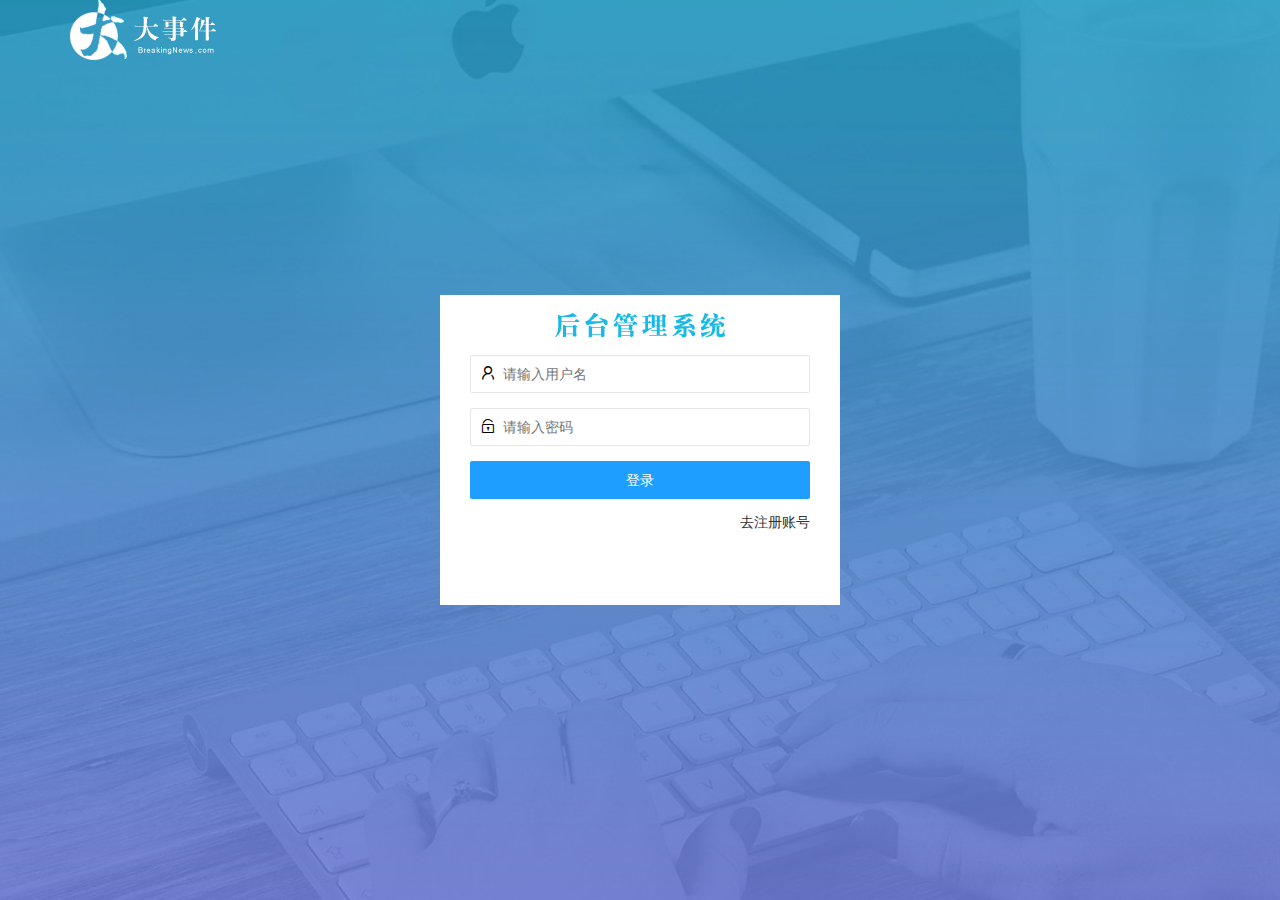
<file: login.html>
<!DOCTYPE html>
<html lang="en">
  <head>
    <meta charset="UTF-8" />
    <meta name="viewport" content="width=device-width, initial-scale=1.0" />
    <title>大事件-登录/注册</title>
    <!-- 导入 LayUI 的样式 -->
    <link rel="stylesheet" href="/assets/lib/layui/css/layui.css" />
    <!-- 导入自己的样式表 -->
    <link rel="stylesheet" href="/assets/css/login.css" />
  </head>
  <body>
    <!-- 头部的 Logo 区域 -->
    <div class="layui-main">
      <img src="/assets/images/logo.png" alt="" />
    </div>

    <!-- 登录注册区域 -->
    <div class="loginAndRegBox">
      <div class="title-box"></div>
      <!-- 登录的div -->
      <div class="login-box">
        <!-- 登录的表单 -->
        <form class="layui-form" id="form_login">
          <!-- 用户名 -->
          <div class="layui-form-item">
            <i class="layui-icon layui-icon-username"></i>
            <input type="text" name="username" required lay-verify="required" placeholder="请输入用户名" autocomplete="off" class="layui-input" />
          </div>
          <!-- 密码 -->
          <div class="layui-form-item">
            <i class="layui-icon layui-icon-password"></i>
            <input type="password" name="password" required lay-verify="required|pwd" placeholder="请输入密码" autocomplete="off" class="layui-input" />
          </div>
          <!-- 登录按钮 -->
          <div class="layui-form-item">
            <!-- 注意：表单提交按钮和普通按钮的区别，就是 lay-submit 属性 -->
            <button class="layui-btn layui-btn-fluid layui-btn-normal" lay-submit>登录</button>
          </div>
          <div class="layui-form-item links">
            <a href="javascript:;" id="link_reg">去注册账号</a>
          </div>
        </form>
      </div>
      <!-- 注册的div -->
      <div class="reg-box" style="display: none;">
        <!-- 注册的表单 -->
        <form class="layui-form" id="form_reg">
          <!-- 用户名 -->
          <div class="layui-form-item">
            <i class="layui-icon layui-icon-username"></i>
            <input type="text" name="username" required lay-verify="required" placeholder="请输入用户名" autocomplete="off" class="layui-input" />
          </div>
          <!-- 密码 -->
          <div class="layui-form-item">
            <i class="layui-icon layui-icon-password"></i>
            <input type="password" name="password" required lay-verify="required|pwd" placeholder="请输入密码" autocomplete="off" class="layui-input" />
          </div>
          <!-- 密码确认框 -->
          <div class="layui-form-item">
            <i class="layui-icon layui-icon-password"></i>
            <input type="password" name="repassword" required lay-verify="required|pwd|repwd" placeholder="再次确认密码" autocomplete="off" class="layui-input" />
          </div>
          <!-- 注册按钮 -->
          <div class="layui-form-item">
            <!-- 注意：表单提交按钮和普通按钮的区别，就是 lay-submit 属性 -->
            <button class="layui-btn layui-btn-fluid layui-btn-normal" lay-submit>注册</button>
          </div>
          <div class="layui-form-item links">
            <a href="javascript:;" id="link_login">去登录</a>
          </div>
        </form>
      </div>
    </div>

    <!-- 导入 Layui 的JS文件 -->
    <script src="/assets/lib/layui/layui.all.js"></script>
    <!-- 导入 JQuery -->
    <script src="/assets/lib/jquery.js"></script>
    <!-- 导入自己封装的 baseAPI.js -->
    <script src="/assets/js/baseAPI.js"></script>
    <!-- 导入自己的 JavaScript 脚本 -->
    <script src="/assets/js/login.js"></script>
  </body>
</html>
</file>
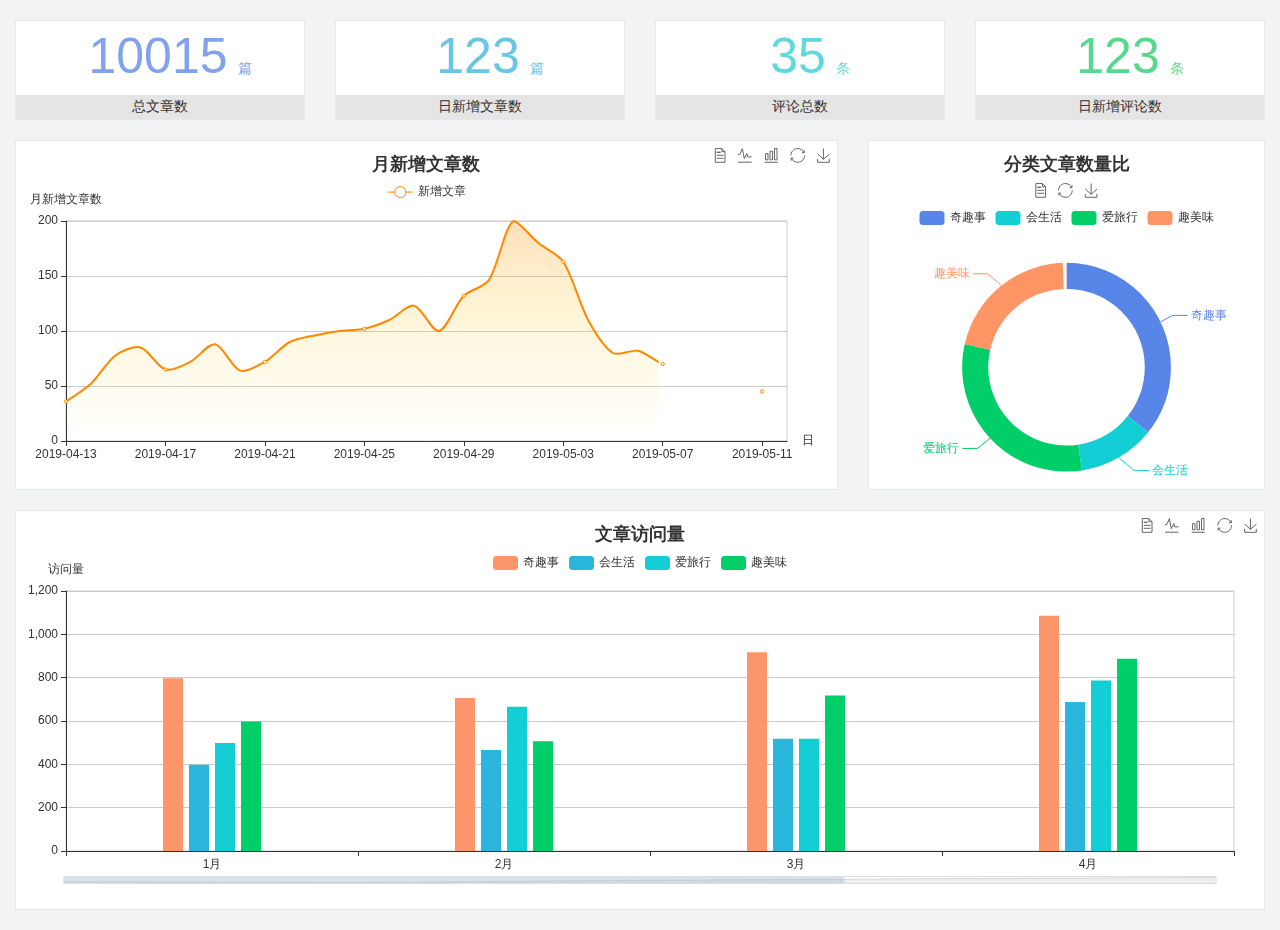
<file: home/dashboard.html>
<!DOCTYPE html>
<html lang="en">

<head>
  <meta charset="UTF-8">
  <meta name="viewport" content="width=device-width, initial-scale=1.0">
  <meta http-equiv="X-UA-Compatible" content="ie=edge">
  <title>图表统计</title>
  <link rel="stylesheet" href="../assets/lib/bootstrap.css" />
  <link rel="stylesheet" href="../assets/lib/main.css" />
  <script src="../assets/lib/jquery.js"></script>
  <script type="text/javascript" src="../assets/lib/echarts.min.js"></script>
</head>

<body>
  <div class="container-fluid">
    <div class="row spannel_list">
      <div class="col-sm-3 col-xs-6">
        <div class="spannel">
          <em>10015</em><span>篇</span>
          <b>总文章数</b>
        </div>
      </div>
      <div class="col-sm-3 col-xs-6">
        <div class="spannel scolor01">
          <em>123</em><span>篇</span>
          <b>日新增文章数</b>
        </div>
      </div>
      <div class="col-sm-3 col-xs-6">
        <div class="spannel scolor02">
          <em>35</em><span>条</span>
          <b>评论总数</b>
        </div>
      </div>
      <div class="col-sm-3 col-xs-6">
        <div class="spannel scolor03">
          <em>123</em><span>条</span>
          <b>日新增评论数</b>
        </div>
      </div>
    </div>
  </div>

  <div class="container-fluid">
    <div class="row curve-pie">
      <div class="col-lg-8 col-md-8">
        <div class="gragh_pannel" id="curve_show"></div>
      </div>
      <div class="col-lg-4 col-md-4">
        <div class="gragh_pannel" id="pie_show"></div>
      </div>
    </div>
  </div>

  <div class="container-fluid">
    <div class="column_pannel" id="column_show"></div>
  </div>

  <script>
    var oChart = echarts.init(document.getElementById('curve_show'));
    var aList_all = [
      { 'count': 36, 'date': '2019-04-13' },
      { 'count': 52, 'date': '2019-04-14' },
      { 'count': 78, 'date': '2019-04-15' },
      { 'count': 85, 'date': '2019-04-16' },
      { 'count': 65, 'date': '2019-04-17' },
      { 'count': 72, 'date': '2019-04-18' },
      { 'count': 88, 'date': '2019-04-19' },
      { 'count': 64, 'date': '2019-04-20' },
      { 'count': 72, 'date': '2019-04-21' },
      { 'count': 90, 'date': '2019-04-22' },
      { 'count': 96, 'date': '2019-04-23' },
      { 'count': 100, 'date': '2019-04-24' },
      { 'count': 102, 'date': '2019-04-25' },
      { 'count': 110, 'date': '2019-04-26' },
      { 'count': 123, 'date': '2019-04-27' },
      { 'count': 100, 'date': '2019-04-28' },
      { 'count': 132, 'date': '2019-04-29' },
      { 'count': 146, 'date': '2019-04-30' },
      { 'count': 200, 'date': '2019-05-01' },
      { 'count': 180, 'date': '2019-05-02' },
      { 'count': 163, 'date': '2019-05-03' },
      { 'count': 110, 'date': '2019-05-04' },
      { 'count': 80, 'date': '2019-05-05' },
      { 'count': 82, 'date': '2019-05-06' },
      { 'count': 70, 'date': '2019-05-07' },
      { 'count': 65, 'date': '2019-05-08' },
      { 'count': 54, 'date': '2019-05-09' },
      { 'count': 40, 'date': '2019-05-10' },
      { 'count': 45, 'date': '2019-05-11' },
      { 'count': 38, 'date': '2019-05-12' },
    ];

    let aCount = [];
    let aDate = [];

    for (var i = 0; i < aList_all.length; i++) {
      aCount.push(aList_all[i].count);
      aDate.push(aList_all[i].date);
    }

    var chartopt = {
      title: {
        text: '月新增文章数',
        left: 'center',
        top: '10'
      },
      tooltip: {
        trigger: 'axis'
      },
      legend: {
        data: ['新增文章'],
        top: '40'
      },
      toolbox: {
        show: true,
        feature: {
          mark: { show: true },
          dataView: { show: true, readOnly: false },
          magicType: { show: true, type: ['line', 'bar'] },
          restore: { show: true },
          saveAsImage: { show: true }
        }
      },
      calculable: true,
      xAxis: [
        {
          name: '日',
          type: 'category',
          boundaryGap: false,
          data: aDate
        }
      ],
      yAxis: [
        {
          name: '月新增文章数',
          type: 'value'
        }
      ],
      series: [
        {
          name: '新增文章',
          type: 'line',
          smooth: true,
          itemStyle: { normal: { areaStyle: { type: 'default' }, color: '#f80' }, lineStyle: { color: '#f80' } },
          data: aCount
        }],
      areaStyle: {
        normal: {
          color: new echarts.graphic.LinearGradient(0, 0, 0, 1, [{
            offset: 0,
            color: 'rgba(255,136,0,0.39)'
          }, {
            offset: .34,
            color: 'rgba(255,180,0,0.25)'
          }, {
            offset: 1,
            color: 'rgba(255,222,0,0.00)'
          }])

        }
      },
      grid: {
        show: true,
        x: 50,
        x2: 50,
        y: 80,
        height: 220
      }
    };

    oChart.setOption(chartopt);


    var oPie = echarts.init(document.getElementById('pie_show'));
    var oPieopt =
    {
      title: {
        top: 10,
        text: '分类文章数量比',
        x: 'center'
      },
      tooltip: {
        trigger: 'item',
        formatter: "{a} <br/>{b} : {c} ({d}%)"
      },
      color: ['#5885e8', '#13cfd5', '#00ce68', '#ff9565'],
      legend: {
        x: 'center',
        top: 65,
        data: ['奇趣事', '会生活', '爱旅行', '趣美味']
      },
      toolbox: {
        show: true,
        x: 'center',
        top: 35,
        feature: {
          mark: { show: true },
          dataView: { show: true, readOnly: false },
          magicType: {
            show: true,
            type: ['pie', 'funnel'],
            option: {
              funnel: {
                x: '25%',
                width: '50%',
                funnelAlign: 'left',
                max: 1548
              }
            }
          },
          restore: { show: true },
          saveAsImage: { show: true }
        }
      },
      calculable: true,
      series: [
        {
          name: '访问来源',
          type: 'pie',
          radius: ['45%', '60%'],
          center: ['50%', '65%'],
          data: [
            { value: 300, name: '奇趣事' },
            { value: 100, name: '会生活' },
            { value: 260, name: '爱旅行' },
            { value: 180, name: '趣美味' }
          ]
        }
      ]
    };
    oPie.setOption(oPieopt);



    var oColumn = this.echarts.init(document.getElementById('column_show'));
    var oColumnopt =
    {
      title: {
        text: '文章访问量',
        left: 'center',
        top: '10'
      },
      tooltip: {
        trigger: 'axis'
      },
      legend: {
        data: ['奇趣事', '会生活', '爱旅行', '趣美味'],
        top: '40'
      },
      toolbox: {
        show: true,
        feature: {
          mark: { show: true },
          dataView: { show: true, readOnly: false },
          magicType: { show: true, type: ['line', 'bar'] },
          restore: { show: true },
          saveAsImage: { show: true }
        }
      },
      calculable: true,
      xAxis: [
        {
          type: 'category',
          data: ['1月', '2月', '3月', '4月', '5月']
        }
      ],
      yAxis: [
        {
          name: '访问量',
          type: 'value'
        }
      ],
      series: [
        {
          name: '奇趣事',
          type: 'bar',
          barWidth: 20,
          itemStyle: {
            normal: { areaStyle: { type: 'default' }, color: '#fd956a' }
          },
          data: [800, 708, 920, 1090, 1200]
        },
        {
          name: '会生活',
          type: 'bar',
          barWidth: 20,
          itemStyle: {
            normal: { areaStyle: { type: 'default' }, color: '#2bb6db' }
          },
          data: [400, 468, 520, 690, 800]
        },
        {
          name: '爱旅行',
          type: 'bar',
          barWidth: 20,
          itemStyle: {
            normal: { areaStyle: { type: 'default' }, color: '#13cfd5' }
          },
          data: [500, 668, 520, 790, 900]
        },
        {
          name: '趣美味',
          type: 'bar',
          barWidth: 20,
          itemStyle: {
            normal: { areaStyle: { type: 'default' }, color: '#00ce68' }
          },
          data: [600, 508, 720, 890, 1000]
        }
      ],
      grid: {
        show: true,
        x: 50,
        x2: 30,
        y: 80,
        height: 260
      },
      dataZoom: [//给x轴设置滚动条
        {
          start: 0,//默认为0
          end: 100 - 1000 / 31,//默认为100
          type: 'slider',
          show: true,
          xAxisIndex: [0],
          handleSize: 0,//滑动条的 左右2个滑动条的大小
          height: 8,//组件高度
          left: 45, //左边的距离
          right: 50,//右边的距离
          bottom: 26,//右边的距离
          handleColor: '#ddd',//h滑动图标的颜色
          handleStyle: {
            borderColor: "#cacaca",
            borderWidth: "1",
            shadowBlur: 2,
            background: "#ddd",
            shadowColor: "#ddd",
          }
        }]
    };
    oColumn.setOption(oColumnopt);
  </script>
</body>

</html>
</file>
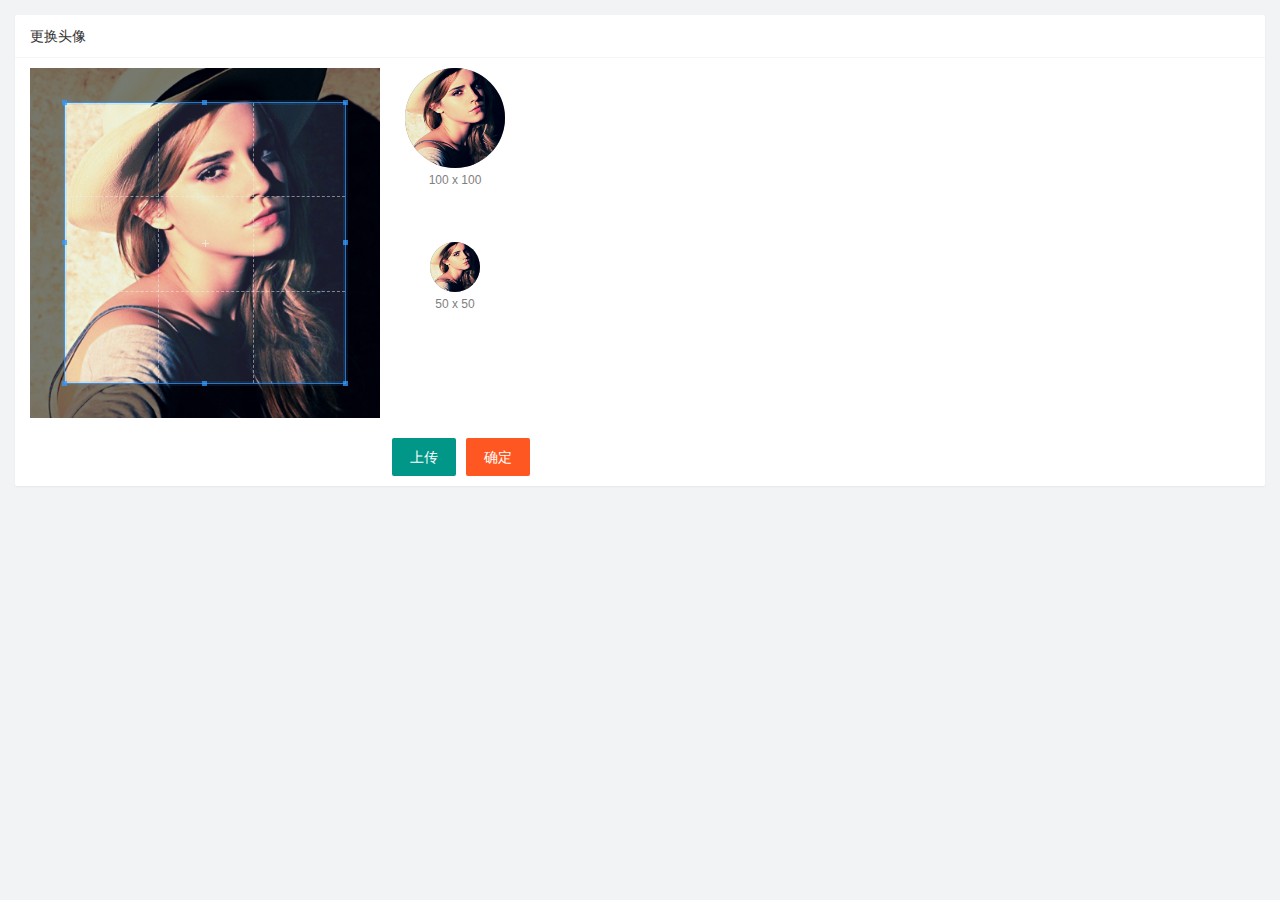
<file: user/user_avatar.html>
<!DOCTYPE html>
<html lang="en">
  <head>
    <meta charset="UTF-8" />
    <meta name="viewport" content="width=device-width, initial-scale=1.0" />
    <title>Document</title>
    <link rel="stylesheet" href="/assets/lib/layui/css/layui.css" />
    <link rel="stylesheet" href="/assets/lib/cropper/cropper.css" />
    <link rel="stylesheet" href="/assets/css/user/user_avatar.css" />
  </head>
  <body>
    <!-- 卡片区域 -->
    <div class="layui-card">
      <div class="layui-card-header">更换头像</div>
      <div class="layui-card-body">
        <!-- 第一行的图片裁剪和预览区域 -->
        <div class="row1">
          <!-- 图片裁剪区域 -->
          <div class="cropper-box">
            <!-- 这个 img 标签很重要，将来会把它初始化为裁剪区域 -->
            <img id="image" src="/assets/images/sample.jpg" />
          </div>
          <!-- 图片的预览区域 -->
          <div class="preview-box">
            <div>
              <!-- 宽高为 100px 的预览区域 -->
              <div class="img-preview w100"></div>
              <p class="size">100 x 100</p>
            </div>
            <div>
              <!-- 宽高为 50px 的预览区域 -->
              <div class="img-preview w50"></div>
              <p class="size">50 x 50</p>
            </div>
          </div>
        </div>

        <!-- 第二行的按钮区域 -->
        <div class="row2">
          <!-- 通过 accept 属性，可以指定，允许用户选择什么类型的文件 -->
          <input type="file" id="file" accept="image/png,image/jpeg" />
          <button type="button" class="layui-btn" id="btnChooseImage">上传</button>
          <button type="button" class="layui-btn layui-btn-danger" id="btnUpload">确定</button>
        </div>
      </div>
    </div>

    <script src="/assets/lib/layui/layui.all.js"></script>
    <script src="/assets/lib/jquery.js"></script>
    <script src="/assets/lib/cropper/Cropper.js"></script>
    <script src="/assets/lib/cropper/jquery-cropper.js"></script>
    <script src="/assets/js/baseAPI.js"></script>
    <script src="/assets/js/user/user_avatar.js"></script>
  </body>
</html>
</file>
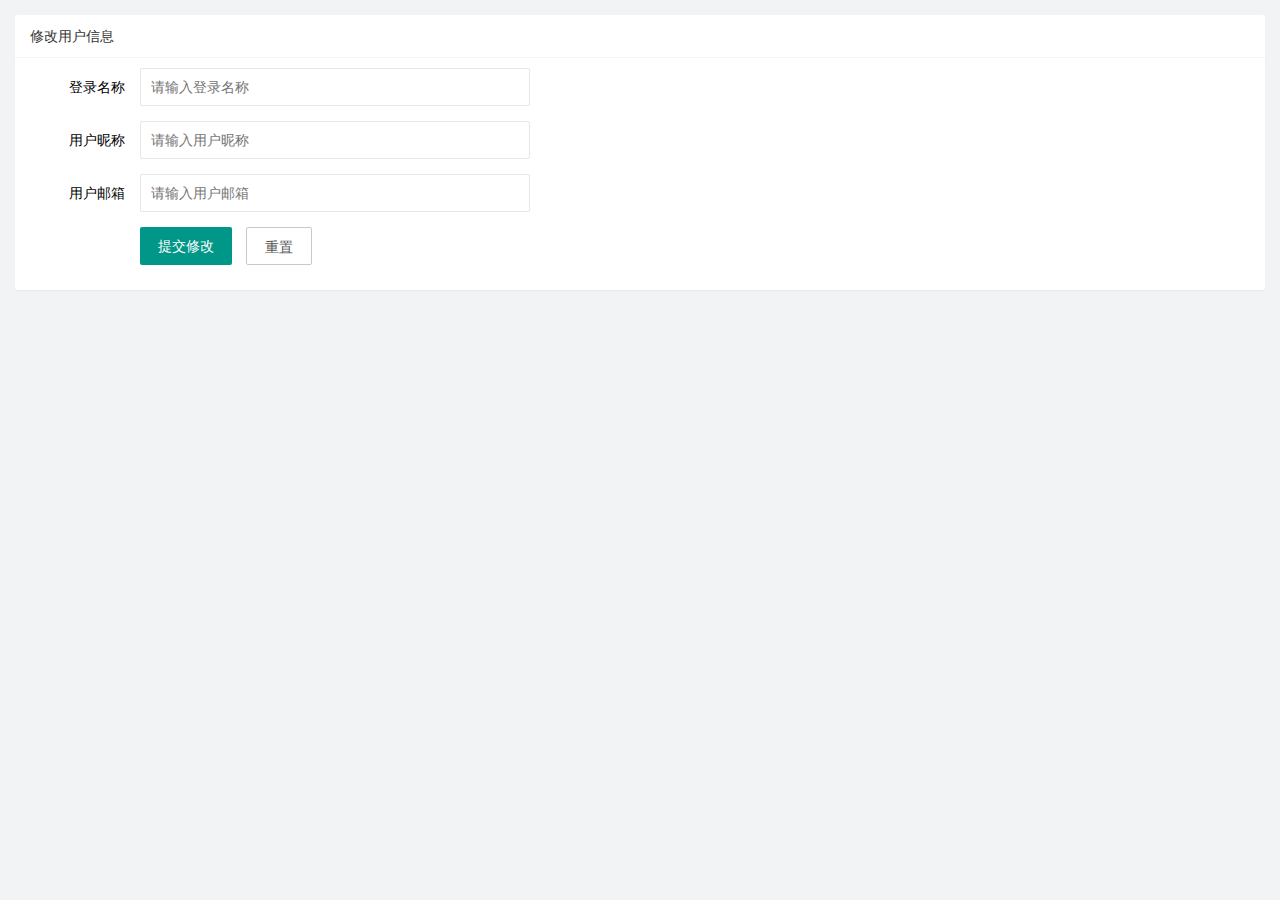
<file: user/user_info.html>
<!DOCTYPE html>
<html lang="en">

<head>
    <meta charset="UTF-8" />
    <meta name="viewport" content="width=device-width, initial-scale=1.0" />
    <title>Document</title>
    <!-- 导入 layui 的样式 -->
    <link rel="stylesheet" href="/assets/lib/layui/css/layui.css" />
    <!-- 导入自己的样式 -->
    <link rel="stylesheet" href="/assets/css/user/user_info.css" />
</head>

<body>
    <!-- 卡片区域 -->
    <div class="layui-card">
        <div class="layui-card-header">修改用户信息</div>
        <div class="layui-card-body">
            <!-- form 表单区域 -->
            <form class="layui-form" lay-filter="formUserInfo">
                <!-- 这是隐藏域 -->
                <input type="hidden" name="id" value="" />
                <div class="layui-form-item">
                    <label class="layui-form-label">登录名称</label>
                    <div class="layui-input-block">
                        <input type="text" name="username" required lay-verify="required" placeholder="请输入登录名称"
                            autocomplete="off" class="layui-input" readonly />
                    </div>
                </div>
                <div class="layui-form-item">
                    <label class="layui-form-label">用户昵称</label>
                    <div class="layui-input-block">
                        <input type="text" name="nickname" required lay-verify="required|nickname"
                            placeholder="请输入用户昵称" autocomplete="off" class="layui-input" />
                    </div>
                </div>
                <div class="layui-form-item">
                    <label class="layui-form-label">用户邮箱</label>
                    <div class="layui-input-block">
                        <input type="text" name="email" required lay-verify="required|email" placeholder="请输入用户邮箱"
                            autocomplete="off" class="layui-input" />
                    </div>
                </div>
                <div class="layui-form-item">
                    <div class="layui-input-block">
                        <button class="layui-btn" lay-submit lay-filter="formDemo">提交修改</button>
                        <button type="reset" class="layui-btn layui-btn-primary" id="btnReset">重置</button>
                    </div>
                </div>
            </form>
        </div>
    </div>

    <!-- 导入 layui 的 js -->
    <script src="/assets/lib/layui/layui.all.js"></script>
    <!-- 导入 jquery -->
    <script src="/assets/lib/jquery.js"></script>
    <!-- 导入 baseAPI -->
    <script src="/assets/js/baseAPI.js"></script>
    <!-- 导入自己的 js -->
    <script src="/assets/js/user/user_info.js"></script>
</body>

</html>
</file>
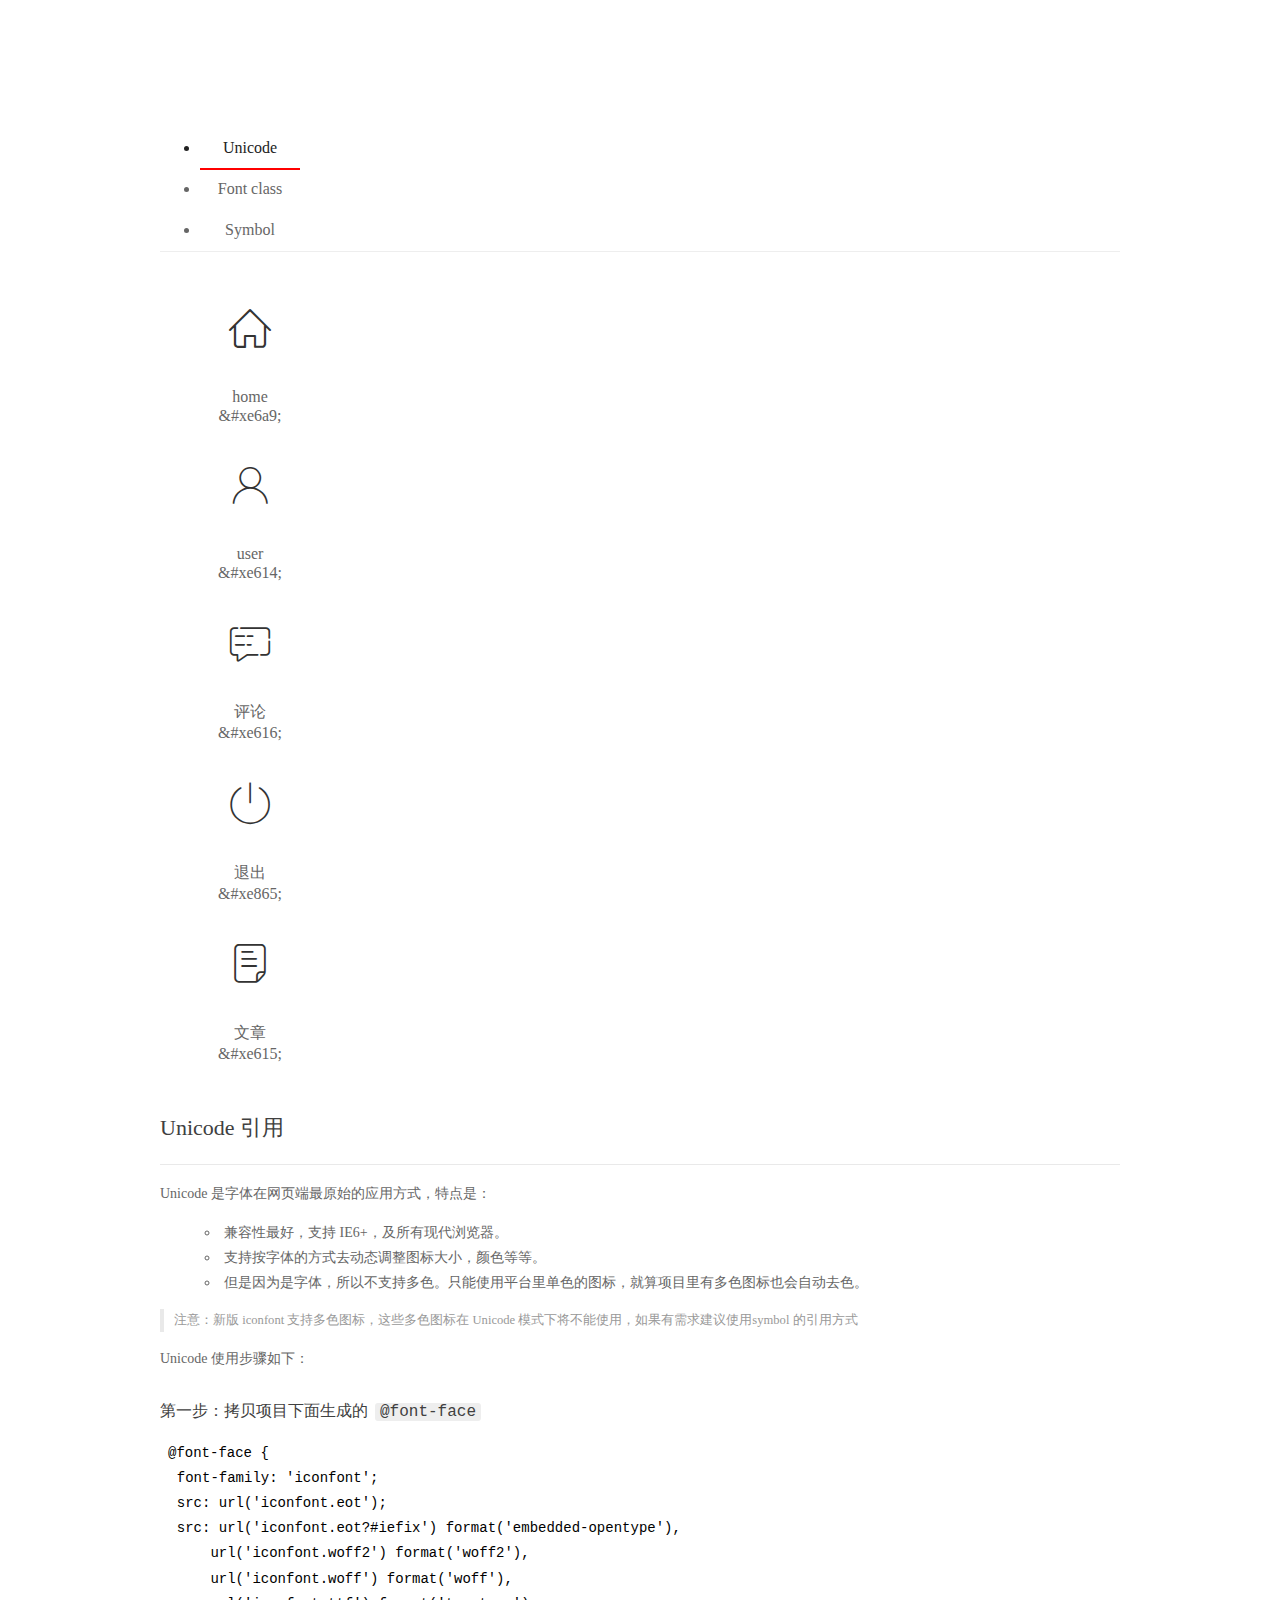
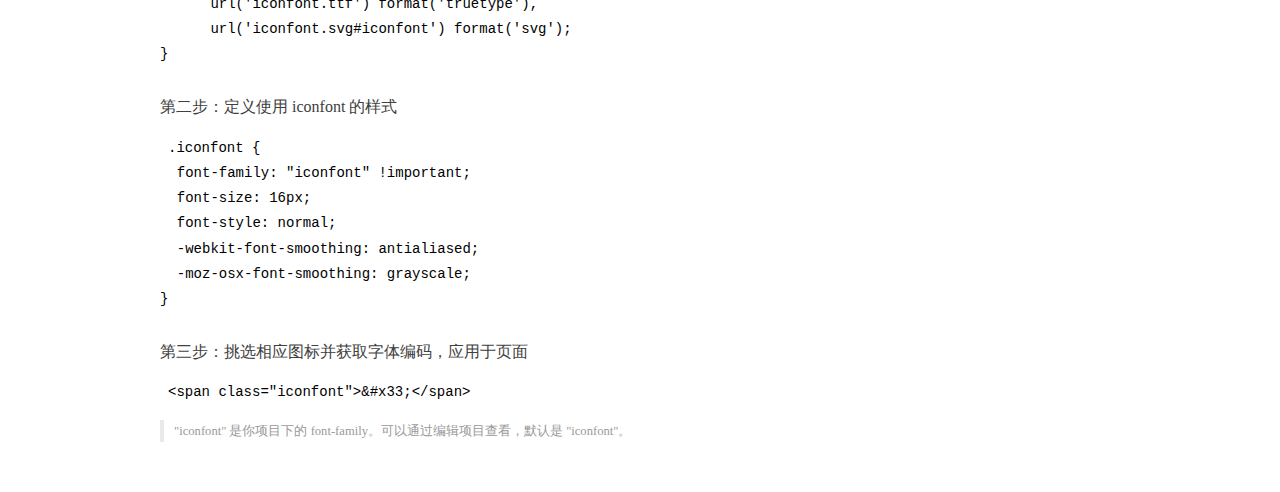
<file: assets/fonts/demo_index.html>
<!DOCTYPE html>
<html>
<head>
  <meta charset="utf-8"/>
  <title>IconFont Demo</title>
  <link rel="shortcut icon" href="https://gtms04.alicdn.com/tps/i4/TB1_oz6GVXXXXaFXpXXJDFnIXXX-64-64.ico" type="image/x-icon"/>
  <link rel="stylesheet" href="https://g.alicdn.com/thx/cube/1.3.2/cube.min.css">
  <link rel="stylesheet" href="demo.css">
  <link rel="stylesheet" href="iconfont.css">
  <script src="iconfont.js"></script>
  <!-- jQuery -->
  <script src="https://a1.alicdn.com/oss/uploads/2018/12/26/7bfddb60-08e8-11e9-9b04-53e73bb6408b.js"></script>
  <!-- 代码高亮 -->
  <script src="https://a1.alicdn.com/oss/uploads/2018/12/26/a3f714d0-08e6-11e9-8a15-ebf944d7534c.js"></script>
</head>
<body>
  <div class="main">
    <h1 class="logo"><a href="https://www.iconfont.cn/" title="iconfont 首页" target="_blank">&#xe86b;</a></h1>
    <div class="nav-tabs">
      <ul id="tabs" class="dib-box">
        <li class="dib active"><span>Unicode</span></li>
        <li class="dib"><span>Font class</span></li>
        <li class="dib"><span>Symbol</span></li>
      </ul>
      
    </div>
    <div class="tab-container">
      <div class="content unicode" style="display: block;">
          <ul class="icon_lists dib-box">
          
            <li class="dib">
              <span class="icon iconfont">&#xe6a9;</span>
                <div class="name">home</div>
                <div class="code-name">&amp;#xe6a9;</div>
              </li>
          
            <li class="dib">
              <span class="icon iconfont">&#xe614;</span>
                <div class="name">user</div>
                <div class="code-name">&amp;#xe614;</div>
              </li>
          
            <li class="dib">
              <span class="icon iconfont">&#xe616;</span>
                <div class="name">评论</div>
                <div class="code-name">&amp;#xe616;</div>
              </li>
          
            <li class="dib">
              <span class="icon iconfont">&#xe865;</span>
                <div class="name">退出</div>
                <div class="code-name">&amp;#xe865;</div>
              </li>
          
            <li class="dib">
              <span class="icon iconfont">&#xe615;</span>
                <div class="name">文章</div>
                <div class="code-name">&amp;#xe615;</div>
              </li>
          
          </ul>
          <div class="article markdown">
          <h2 id="unicode-">Unicode 引用</h2>
          <hr>

          <p>Unicode 是字体在网页端最原始的应用方式，特点是：</p>
          <ul>
            <li>兼容性最好，支持 IE6+，及所有现代浏览器。</li>
            <li>支持按字体的方式去动态调整图标大小，颜色等等。</li>
            <li>但是因为是字体，所以不支持多色。只能使用平台里单色的图标，就算项目里有多色图标也会自动去色。</li>
          </ul>
          <blockquote>
            <p>注意：新版 iconfont 支持多色图标，这些多色图标在 Unicode 模式下将不能使用，如果有需求建议使用symbol 的引用方式</p>
          </blockquote>
          <p>Unicode 使用步骤如下：</p>
          <h3 id="-font-face">第一步：拷贝项目下面生成的 <code>@font-face</code></h3>
<pre><code class="language-css"
>@font-face {
  font-family: 'iconfont';
  src: url('iconfont.eot');
  src: url('iconfont.eot?#iefix') format('embedded-opentype'),
      url('iconfont.woff2') format('woff2'),
      url('iconfont.woff') format('woff'),
      url('iconfont.ttf') format('truetype'),
      url('iconfont.svg#iconfont') format('svg');
}
</code></pre>
          <h3 id="-iconfont-">第二步：定义使用 iconfont 的样式</h3>
<pre><code class="language-css"
>.iconfont {
  font-family: "iconfont" !important;
  font-size: 16px;
  font-style: normal;
  -webkit-font-smoothing: antialiased;
  -moz-osx-font-smoothing: grayscale;
}
</code></pre>
          <h3 id="-">第三步：挑选相应图标并获取字体编码，应用于页面</h3>
<pre>
<code class="language-html"
>&lt;span class="iconfont"&gt;&amp;#x33;&lt;/span&gt;
</code></pre>
          <blockquote>
            <p>"iconfont" 是你项目下的 font-family。可以通过编辑项目查看，默认是 "iconfont"。</p>
          </blockquote>
          </div>
      </div>
      <div class="content font-class">
        <ul class="icon_lists dib-box">
          
          <li class="dib">
            <span class="icon iconfont icon-home"></span>
            <div class="name">
              home
            </div>
            <div class="code-name">.icon-home
            </div>
          </li>
          
          <li class="dib">
            <span class="icon iconfont icon-user"></span>
            <div class="name">
              user
            </div>
            <div class="code-name">.icon-user
            </div>
          </li>
          
          <li class="dib">
            <span class="icon iconfont icon-pinglun"></span>
            <div class="name">
              评论
            </div>
            <div class="code-name">.icon-pinglun
            </div>
          </li>
          
          <li class="dib">
            <span class="icon iconfont icon-tuichu"></span>
            <div class="name">
              退出
            </div>
            <div class="code-name">.icon-tuichu
            </div>
          </li>
          
          <li class="dib">
            <span class="icon iconfont icon-16"></span>
            <div class="name">
              文章
            </div>
            <div class="code-name">.icon-16
            </div>
          </li>
          
        </ul>
        <div class="article markdown">
        <h2 id="font-class-">font-class 引用</h2>
        <hr>

        <p>font-class 是 Unicode 使用方式的一种变种，主要是解决 Unicode 书写不直观，语意不明确的问题。</p>
        <p>与 Unicode 使用方式相比，具有如下特点：</p>
        <ul>
          <li>兼容性良好，支持 IE8+，及所有现代浏览器。</li>
          <li>相比于 Unicode 语意明确，书写更直观。可以很容易分辨这个 icon 是什么。</li>
          <li>因为使用 class 来定义图标，所以当要替换图标时，只需要修改 class 里面的 Unicode 引用。</li>
          <li>不过因为本质上还是使用的字体，所以多色图标还是不支持的。</li>
        </ul>
        <p>使用步骤如下：</p>
        <h3 id="-fontclass-">第一步：引入项目下面生成的 fontclass 代码：</h3>
<pre><code class="language-html">&lt;link rel="stylesheet" href="./iconfont.css"&gt;
</code></pre>
        <h3 id="-">第二步：挑选相应图标并获取类名，应用于页面：</h3>
<pre><code class="language-html">&lt;span class="iconfont icon-xxx"&gt;&lt;/span&gt;
</code></pre>
        <blockquote>
          <p>"
            iconfont" 是你项目下的 font-family。可以通过编辑项目查看，默认是 "iconfont"。</p>
        </blockquote>
      </div>
      </div>
      <div class="content symbol">
          <ul class="icon_lists dib-box">
          
            <li class="dib">
                <svg class="icon svg-icon" aria-hidden="true">
                  <use xlink:href="#icon-home"></use>
                </svg>
                <div class="name">home</div>
                <div class="code-name">#icon-home</div>
            </li>
          
            <li class="dib">
                <svg class="icon svg-icon" aria-hidden="true">
                  <use xlink:href="#icon-user"></use>
                </svg>
                <div class="name">user</div>
                <div class="code-name">#icon-user</div>
            </li>
          
            <li class="dib">
                <svg class="icon svg-icon" aria-hidden="true">
                  <use xlink:href="#icon-pinglun"></use>
                </svg>
                <div class="name">评论</div>
                <div class="code-name">#icon-pinglun</div>
            </li>
          
            <li class="dib">
                <svg class="icon svg-icon" aria-hidden="true">
                  <use xlink:href="#icon-tuichu"></use>
                </svg>
                <div class="name">退出</div>
                <div class="code-name">#icon-tuichu</div>
            </li>
          
            <li class="dib">
                <svg class="icon svg-icon" aria-hidden="true">
                  <use xlink:href="#icon-16"></use>
                </svg>
                <div class="name">文章</div>
                <div class="code-name">#icon-16</div>
            </li>
          
          </ul>
          <div class="article markdown">
          <h2 id="symbol-">Symbol 引用</h2>
          <hr>

          <p>这是一种全新的使用方式，应该说这才是未来的主流，也是平台目前推荐的用法。相关介绍可以参考这篇<a href="">文章</a>
            这种用法其实是做了一个 SVG 的集合，与另外两种相比具有如下特点：</p>
          <ul>
            <li>支持多色图标了，不再受单色限制。</li>
            <li>通过一些技巧，支持像字体那样，通过 <code>font-size</code>, <code>color</code> 来调整样式。</li>
            <li>兼容性较差，支持 IE9+，及现代浏览器。</li>
            <li>浏览器渲染 SVG 的性能一般，还不如 png。</li>
          </ul>
          <p>使用步骤如下：</p>
          <h3 id="-symbol-">第一步：引入项目下面生成的 symbol 代码：</h3>
<pre><code class="language-html">&lt;script src="./iconfont.js"&gt;&lt;/script&gt;
</code></pre>
          <h3 id="-css-">第二步：加入通用 CSS 代码（引入一次就行）：</h3>
<pre><code class="language-html">&lt;style&gt;
.icon {
  width: 1em;
  height: 1em;
  vertical-align: -0.15em;
  fill: currentColor;
  overflow: hidden;
}
&lt;/style&gt;
</code></pre>
          <h3 id="-">第三步：挑选相应图标并获取类名，应用于页面：</h3>
<pre><code class="language-html">&lt;svg class="icon" aria-hidden="true"&gt;
  &lt;use xlink:href="#icon-xxx"&gt;&lt;/use&gt;
&lt;/svg&gt;
</code></pre>
          </div>
      </div>

    </div>
  </div>
  <script>
  $(document).ready(function () {
      $('.tab-container .content:first').show()

      $('#tabs li').click(function (e) {
        var tabContent = $('.tab-container .content')
        var index = $(this).index()

        if ($(this).hasClass('active')) {
          return
        } else {
          $('#tabs li').removeClass('active')
          $(this).addClass('active')

          tabContent.hide().eq(index).fadeIn()
        }
      })
    })
  </script>
</body>
</html>
</file>
<file: assets/lib/layui/css/layui.css>
/** layui-v2.5.5 MIT License By https://www.layui.com */
 .layui-inline,img{display:inline-block;vertical-align:middle}h1,h2,h3,h4,h5,h6{font-weight:400}.layui-edge,.layui-header,.layui-inline,.layui-main{position:relative}.layui-body,.layui-edge,.layui-elip{overflow:hidden}.layui-btn,.layui-edge,.layui-inline,img{vertical-align:middle}.layui-btn,.layui-disabled,.layui-icon,.layui-unselect{-moz-user-select:none;-webkit-user-select:none;-ms-user-select:none}.layui-elip,.layui-form-checkbox span,.layui-form-pane .layui-form-label{text-overflow:ellipsis;white-space:nowrap}.layui-breadcrumb,.layui-tree-btnGroup{visibility:hidden}blockquote,body,button,dd,div,dl,dt,form,h1,h2,h3,h4,h5,h6,input,li,ol,p,pre,td,textarea,th,ul{margin:0;padding:0;-webkit-tap-highlight-color:rgba(0,0,0,0)}a:active,a:hover{outline:0}img{border:none}li{list-style:none}table{border-collapse:collapse;border-spacing:0}h4,h5,h6{font-size:100%}button,input,optgroup,option,select,textarea{font-family:inherit;font-size:inherit;font-style:inherit;font-weight:inherit;outline:0}pre{white-space:pre-wrap;white-space:-moz-pre-wrap;white-space:-pre-wrap;white-space:-o-pre-wrap;word-wrap:break-word}body{line-height:24px;font:14px Helvetica Neue,Helvetica,PingFang SC,Tahoma,Arial,sans-serif}hr{height:1px;margin:10px 0;border:0;clear:both}a{color:#333;text-decoration:none}a:hover{color:#777}a cite{font-style:normal;*cursor:pointer}.layui-border-box,.layui-border-box *{box-sizing:border-box}.layui-box,.layui-box *{box-sizing:content-box}.layui-clear{clear:both;*zoom:1}.layui-clear:after{content:'\20';clear:both;*zoom:1;display:block;height:0}.layui-inline{*display:inline;*zoom:1}.layui-edge{display:inline-block;width:0;height:0;border-width:6px;border-style:dashed;border-color:transparent}.layui-edge-top{top:-4px;border-bottom-color:#999;border-bottom-style:solid}.layui-edge-right{border-left-color:#999;border-left-style:solid}.layui-edge-bottom{top:2px;border-top-color:#999;border-top-style:solid}.layui-edge-left{border-right-color:#999;border-right-style:solid}.layui-disabled,.layui-disabled:hover{color:#d2d2d2!important;cursor:not-allowed!important}.layui-circle{border-radius:100%}.layui-show{display:block!important}.layui-hide{display:none!important}@font-face{font-family:layui-icon;src:url(../font/iconfont.eot?v=250);src:url(../font/iconfont.eot?v=250#iefix) format('embedded-opentype'),url(../font/iconfont.woff2?v=250) format('woff2'),url(../font/iconfont.woff?v=250) format('woff'),url(../font/iconfont.ttf?v=250) format('truetype'),url(../font/iconfont.svg?v=250#layui-icon) format('svg')}.layui-icon{font-family:layui-icon!important;font-size:16px;font-style:normal;-webkit-font-smoothing:antialiased;-moz-osx-font-smoothing:grayscale}.layui-icon-reply-fill:before{content:"\e611"}.layui-icon-set-fill:before{content:"\e614"}.layui-icon-menu-fill:before{content:"\e60f"}.layui-icon-search:before{content:"\e615"}.layui-icon-share:before{content:"\e641"}.layui-icon-set-sm:before{content:"\e620"}.layui-icon-engine:before{content:"\e628"}.layui-icon-close:before{content:"\1006"}.layui-icon-close-fill:before{content:"\1007"}.layui-icon-chart-screen:before{content:"\e629"}.layui-icon-star:before{content:"\e600"}.layui-icon-circle-dot:before{content:"\e617"}.layui-icon-chat:before{content:"\e606"}.layui-icon-release:before{content:"\e609"}.layui-icon-list:before{content:"\e60a"}.layui-icon-chart:before{content:"\e62c"}.layui-icon-ok-circle:before{content:"\1005"}.layui-icon-layim-theme:before{content:"\e61b"}.layui-icon-table:before{content:"\e62d"}.layui-icon-right:before{content:"\e602"}.layui-icon-left:before{content:"\e603"}.layui-icon-cart-simple:before{content:"\e698"}.layui-icon-face-cry:before{content:"\e69c"}.layui-icon-face-smile:before{content:"\e6af"}.layui-icon-survey:before{content:"\e6b2"}.layui-icon-tree:before{content:"\e62e"}.layui-icon-upload-circle:before{content:"\e62f"}.layui-icon-add-circle:before{content:"\e61f"}.layui-icon-download-circle:before{content:"\e601"}.layui-icon-templeate-1:before{content:"\e630"}.layui-icon-util:before{content:"\e631"}.layui-icon-face-surprised:before{content:"\e664"}.layui-icon-edit:before{content:"\e642"}.layui-icon-speaker:before{content:"\e645"}.layui-icon-down:before{content:"\e61a"}.layui-icon-file:before{content:"\e621"}.layui-icon-layouts:before{content:"\e632"}.layui-icon-rate-half:before{content:"\e6c9"}.layui-icon-add-circle-fine:before{content:"\e608"}.layui-icon-prev-circle:before{content:"\e633"}.layui-icon-read:before{content:"\e705"}.layui-icon-404:before{content:"\e61c"}.layui-icon-carousel:before{content:"\e634"}.layui-icon-help:before{content:"\e607"}.layui-icon-code-circle:before{content:"\e635"}.layui-icon-water:before{content:"\e636"}.layui-icon-username:before{content:"\e66f"}.layui-icon-find-fill:before{content:"\e670"}.layui-icon-about:before{content:"\e60b"}.layui-icon-location:before{content:"\e715"}.layui-icon-up:before{content:"\e619"}.layui-icon-pause:before{content:"\e651"}.layui-icon-date:before{content:"\e637"}.layui-icon-layim-uploadfile:before{content:"\e61d"}.layui-icon-delete:before{content:"\e640"}.layui-icon-play:before{content:"\e652"}.layui-icon-top:before{content:"\e604"}.layui-icon-friends:before{content:"\e612"}.layui-icon-refresh-3:before{content:"\e9aa"}.layui-icon-ok:before{content:"\e605"}.layui-icon-layer:before{content:"\e638"}.layui-icon-face-smile-fine:before{content:"\e60c"}.layui-icon-dollar:before{content:"\e659"}.layui-icon-group:before{content:"\e613"}.layui-icon-layim-download:before{content:"\e61e"}.layui-icon-picture-fine:before{content:"\e60d"}.layui-icon-link:before{content:"\e64c"}.layui-icon-diamond:before{content:"\e735"}.layui-icon-log:before{content:"\e60e"}.layui-icon-rate-solid:before{content:"\e67a"}.layui-icon-fonts-del:before{content:"\e64f"}.layui-icon-unlink:before{content:"\e64d"}.layui-icon-fonts-clear:before{content:"\e639"}.layui-icon-triangle-r:before{content:"\e623"}.layui-icon-circle:before{content:"\e63f"}.layui-icon-radio:before{content:"\e643"}.layui-icon-align-center:before{content:"\e647"}.layui-icon-align-right:before{content:"\e648"}.layui-icon-align-left:before{content:"\e649"}.layui-icon-loading-1:before{content:"\e63e"}.layui-icon-return:before{content:"\e65c"}.layui-icon-fonts-strong:before{content:"\e62b"}.layui-icon-upload:before{content:"\e67c"}.layui-icon-dialogue:before{content:"\e63a"}.layui-icon-video:before{content:"\e6ed"}.layui-icon-headset:before{content:"\e6fc"}.layui-icon-cellphone-fine:before{content:"\e63b"}.layui-icon-add-1:before{content:"\e654"}.layui-icon-face-smile-b:before{content:"\e650"}.layui-icon-fonts-html:before{content:"\e64b"}.layui-icon-form:before{content:"\e63c"}.layui-icon-cart:before{content:"\e657"}.layui-icon-camera-fill:before{content:"\e65d"}.layui-icon-tabs:before{content:"\e62a"}.layui-icon-fonts-code:before{content:"\e64e"}.layui-icon-fire:before{content:"\e756"}.layui-icon-set:before{content:"\e716"}.layui-icon-fonts-u:before{content:"\e646"}.layui-icon-triangle-d:before{content:"\e625"}.layui-icon-tips:before{content:"\e702"}.layui-icon-picture:before{content:"\e64a"}.layui-icon-more-vertical:before{content:"\e671"}.layui-icon-flag:before{content:"\e66c"}.layui-icon-loading:before{content:"\e63d"}.layui-icon-fonts-i:before{content:"\e644"}.layui-icon-refresh-1:before{content:"\e666"}.layui-icon-rmb:before{content:"\e65e"}.layui-icon-home:before{content:"\e68e"}.layui-icon-user:before{content:"\e770"}.layui-icon-notice:before{content:"\e667"}.layui-icon-login-weibo:before{content:"\e675"}.layui-icon-voice:before{content:"\e688"}.layui-icon-upload-drag:before{content:"\e681"}.layui-icon-login-qq:before{content:"\e676"}.layui-icon-snowflake:before{content:"\e6b1"}.layui-icon-file-b:before{content:"\e655"}.layui-icon-template:before{content:"\e663"}.layui-icon-auz:before{content:"\e672"}.layui-icon-console:before{content:"\e665"}.layui-icon-app:before{content:"\e653"}.layui-icon-prev:before{content:"\e65a"}.layui-icon-website:before{content:"\e7ae"}.layui-icon-next:before{content:"\e65b"}.layui-icon-component:before{content:"\e857"}.layui-icon-more:before{content:"\e65f"}.layui-icon-login-wechat:before{content:"\e677"}.layui-icon-shrink-right:before{content:"\e668"}.layui-icon-spread-left:before{content:"\e66b"}.layui-icon-camera:before{content:"\e660"}.layui-icon-note:before{content:"\e66e"}.layui-icon-refresh:before{content:"\e669"}.layui-icon-female:before{content:"\e661"}.layui-icon-male:before{content:"\e662"}.layui-icon-password:before{content:"\e673"}.layui-icon-senior:before{content:"\e674"}.layui-icon-theme:before{content:"\e66a"}.layui-icon-tread:before{content:"\e6c5"}.layui-icon-praise:before{content:"\e6c6"}.layui-icon-star-fill:before{content:"\e658"}.layui-icon-rate:before{content:"\e67b"}.layui-icon-template-1:before{content:"\e656"}.layui-icon-vercode:before{content:"\e679"}.layui-icon-cellphone:before{content:"\e678"}.layui-icon-screen-full:before{content:"\e622"}.layui-icon-screen-restore:before{content:"\e758"}.layui-icon-cols:before{content:"\e610"}.layui-icon-export:before{content:"\e67d"}.layui-icon-print:before{content:"\e66d"}.layui-icon-slider:before{content:"\e714"}.layui-icon-addition:before{content:"\e624"}.layui-icon-subtraction:before{content:"\e67e"}.layui-icon-service:before{content:"\e626"}.layui-icon-transfer:before{content:"\e691"}.layui-main{width:1140px;margin:0 auto}.layui-header{z-index:1000;height:60px}.layui-header a:hover{transition:all .5s;-webkit-transition:all .5s}.layui-side{position:fixed;left:0;top:0;bottom:0;z-index:999;width:200px;overflow-x:hidden}.layui-side-scroll{position:relative;width:220px;height:100%;overflow-x:hidden}.layui-body{position:absolute;left:200px;right:0;top:0;bottom:0;z-index:998;width:auto;overflow-y:auto;box-sizing:border-box}.layui-layout-body{overflow:hidden}.layui-layout-admin .layui-header{background-color:#23262E}.layui-layout-admin .layui-side{top:60px;width:200px;overflow-x:hidden}.layui-layout-admin .layui-body{position:fixed;top:60px;bottom:44px}.layui-layout-admin .layui-main{width:auto;margin:0 15px}.layui-layout-admin .layui-footer{position:fixed;left:200px;right:0;bottom:0;height:44px;line-height:44px;padding:0 15px;background-color:#eee}.layui-layout-admin .layui-logo{position:absolute;left:0;top:0;width:200px;height:100%;line-height:60px;text-align:center;color:#009688;font-size:16px}.layui-layout-admin .layui-header .layui-nav{background:0 0}.layui-layout-left{position:absolute!important;left:200px;top:0}.layui-layout-right{position:absolute!important;right:0;top:0}.layui-container{position:relative;margin:0 auto;padding:0 15px;box-sizing:border-box}.layui-fluid{position:relative;margin:0 auto;padding:0 15px}.layui-row:after,.layui-row:before{content:'';display:block;clear:both}.layui-col-lg1,.layui-col-lg10,.layui-col-lg11,.layui-col-lg12,.layui-col-lg2,.layui-col-lg3,.layui-col-lg4,.layui-col-lg5,.layui-col-lg6,.layui-col-lg7,.layui-col-lg8,.layui-col-lg9,.layui-col-md1,.layui-col-md10,.layui-col-md11,.layui-col-md12,.layui-col-md2,.layui-col-md3,.layui-col-md4,.layui-col-md5,.layui-col-md6,.layui-col-md7,.layui-col-md8,.layui-col-md9,.layui-col-sm1,.layui-col-sm10,.layui-col-sm11,.layui-col-sm12,.layui-col-sm2,.layui-col-sm3,.layui-col-sm4,.layui-col-sm5,.layui-col-sm6,.layui-col-sm7,.layui-col-sm8,.layui-col-sm9,.layui-col-xs1,.layui-col-xs10,.layui-col-xs11,.layui-col-xs12,.layui-col-xs2,.layui-col-xs3,.layui-col-xs4,.layui-col-xs5,.layui-col-xs6,.layui-col-xs7,.layui-col-xs8,.layui-col-xs9{position:relative;display:block;box-sizing:border-box}.layui-col-xs1,.layui-col-xs10,.layui-col-xs11,.layui-col-xs12,.layui-col-xs2,.layui-col-xs3,.layui-col-xs4,.layui-col-xs5,.layui-col-xs6,.layui-col-xs7,.layui-col-xs8,.layui-col-xs9{float:left}.layui-col-xs1{width:8.33333333%}.layui-col-xs2{width:16.66666667%}.layui-col-xs3{width:25%}.layui-col-xs4{width:33.33333333%}.layui-col-xs5{width:41.66666667%}.layui-col-xs6{width:50%}.layui-col-xs7{width:58.33333333%}.layui-col-xs8{width:66.66666667%}.layui-col-xs9{width:75%}.layui-col-xs10{width:83.33333333%}.layui-col-xs11{width:91.66666667%}.layui-col-xs12{width:100%}.layui-col-xs-offset1{margin-left:8.33333333%}.layui-col-xs-offset2{margin-left:16.66666667%}.layui-col-xs-offset3{margin-left:25%}.layui-col-xs-offset4{margin-left:33.33333333%}.layui-col-xs-offset5{margin-left:41.66666667%}.layui-col-xs-offset6{margin-left:50%}.layui-col-xs-offset7{margin-left:58.33333333%}.layui-col-xs-offset8{margin-left:66.66666667%}.layui-col-xs-offset9{margin-left:75%}.layui-col-xs-offset10{margin-left:83.33333333%}.layui-col-xs-offset11{margin-left:91.66666667%}.layui-col-xs-offset12{margin-left:100%}@media screen and (max-width:768px){.layui-hide-xs{display:none!important}.layui-show-xs-block{display:block!important}.layui-show-xs-inline{display:inline!important}.layui-show-xs-inline-block{display:inline-block!important}}@media screen and (min-width:768px){.layui-container{width:750px}.layui-hide-sm{display:none!important}.layui-show-sm-block{display:block!important}.layui-show-sm-inline{display:inline!important}.layui-show-sm-inline-block{display:inline-block!important}.layui-col-sm1,.layui-col-sm10,.layui-col-sm11,.layui-col-sm12,.layui-col-sm2,.layui-col-sm3,.layui-col-sm4,.layui-col-sm5,.layui-col-sm6,.layui-col-sm7,.layui-col-sm8,.layui-col-sm9{float:left}.layui-col-sm1{width:8.33333333%}.layui-col-sm2{width:16.66666667%}.layui-col-sm3{width:25%}.layui-col-sm4{width:33.33333333%}.layui-col-sm5{width:41.66666667%}.layui-col-sm6{width:50%}.layui-col-sm7{width:58.33333333%}.layui-col-sm8{width:66.66666667%}.layui-col-sm9{width:75%}.layui-col-sm10{width:83.33333333%}.layui-col-sm11{width:91.66666667%}.layui-col-sm12{width:100%}.layui-col-sm-offset1{margin-left:8.33333333%}.layui-col-sm-offset2{margin-left:16.66666667%}.layui-col-sm-offset3{margin-left:25%}.layui-col-sm-offset4{margin-left:33.33333333%}.layui-col-sm-offset5{margin-left:41.66666667%}.layui-col-sm-offset6{margin-left:50%}.layui-col-sm-offset7{margin-left:58.33333333%}.layui-col-sm-offset8{margin-left:66.66666667%}.layui-col-sm-offset9{margin-left:75%}.layui-col-sm-offset10{margin-left:83.33333333%}.layui-col-sm-offset11{margin-left:91.66666667%}.layui-col-sm-offset12{margin-left:100%}}@media screen and (min-width:992px){.layui-container{width:970px}.layui-hide-md{display:none!important}.layui-show-md-block{display:block!important}.layui-show-md-inline{display:inline!important}.layui-show-md-inline-block{display:inline-block!important}.layui-col-md1,.layui-col-md10,.layui-col-md11,.layui-col-md12,.layui-col-md2,.layui-col-md3,.layui-col-md4,.layui-col-md5,.layui-col-md6,.layui-col-md7,.layui-col-md8,.layui-col-md9{float:left}.layui-col-md1{width:8.33333333%}.layui-col-md2{width:16.66666667%}.layui-col-md3{width:25%}.layui-col-md4{width:33.33333333%}.layui-col-md5{width:41.66666667%}.layui-col-md6{width:50%}.layui-col-md7{width:58.33333333%}.layui-col-md8{width:66.66666667%}.layui-col-md9{width:75%}.layui-col-md10{width:83.33333333%}.layui-col-md11{width:91.66666667%}.layui-col-md12{width:100%}.layui-col-md-offset1{margin-left:8.33333333%}.layui-col-md-offset2{margin-left:16.66666667%}.layui-col-md-offset3{margin-left:25%}.layui-col-md-offset4{margin-left:33.33333333%}.layui-col-md-offset5{margin-left:41.66666667%}.layui-col-md-offset6{margin-left:50%}.layui-col-md-offset7{margin-left:58.33333333%}.layui-col-md-offset8{margin-left:66.66666667%}.layui-col-md-offset9{margin-left:75%}.layui-col-md-offset10{margin-left:83.33333333%}.layui-col-md-offset11{margin-left:91.66666667%}.layui-col-md-offset12{margin-left:100%}}@media screen and (min-width:1200px){.layui-container{width:1170px}.layui-hide-lg{display:none!important}.layui-show-lg-block{display:block!important}.layui-show-lg-inline{display:inline!important}.layui-show-lg-inline-block{display:inline-block!important}.layui-col-lg1,.layui-col-lg10,.layui-col-lg11,.layui-col-lg12,.layui-col-lg2,.layui-col-lg3,.layui-col-lg4,.layui-col-lg5,.layui-col-lg6,.layui-col-lg7,.layui-col-lg8,.layui-col-lg9{float:left}.layui-col-lg1{width:8.33333333%}.layui-col-lg2{width:16.66666667%}.layui-col-lg3{width:25%}.layui-col-lg4{width:33.33333333%}.layui-col-lg5{width:41.66666667%}.layui-col-lg6{width:50%}.layui-col-lg7{width:58.33333333%}.layui-col-lg8{width:66.66666667%}.layui-col-lg9{width:75%}.layui-col-lg10{width:83.33333333%}.layui-col-lg11{width:91.66666667%}.layui-col-lg12{width:100%}.layui-col-lg-offset1{margin-left:8.33333333%}.layui-col-lg-offset2{margin-left:16.66666667%}.layui-col-lg-offset3{margin-left:25%}.layui-col-lg-offset4{margin-left:33.33333333%}.layui-col-lg-offset5{margin-left:41.66666667%}.layui-col-lg-offset6{margin-left:50%}.layui-col-lg-offset7{margin-left:58.33333333%}.layui-col-lg-offset8{margin-left:66.66666667%}.layui-col-lg-offset9{margin-left:75%}.layui-col-lg-offset10{margin-left:83.33333333%}.layui-col-lg-offset11{margin-left:91.66666667%}.layui-col-lg-offset12{margin-left:100%}}.layui-col-space1{margin:-.5px}.layui-col-space1>*{padding:.5px}.layui-col-space3{margin:-1.5px}.layui-col-space3>*{padding:1.5px}.layui-col-space5{margin:-2.5px}.layui-col-space5>*{padding:2.5px}.layui-col-space8{margin:-3.5px}.layui-col-space8>*{padding:3.5px}.layui-col-space10{margin:-5px}.layui-col-space10>*{padding:5px}.layui-col-space12{margin:-6px}.layui-col-space12>*{padding:6px}.layui-col-space15{margin:-7.5px}.layui-col-space15>*{padding:7.5px}.layui-col-space18{margin:-9px}.layui-col-space18>*{padding:9px}.layui-col-space20{margin:-10px}.layui-col-space20>*{padding:10px}.layui-col-space22{margin:-11px}.layui-col-space22>*{padding:11px}.layui-col-space25{margin:-12.5px}.layui-col-space25>*{padding:12.5px}.layui-col-space30{margin:-15px}.layui-col-space30>*{padding:15px}.layui-btn,.layui-input,.layui-select,.layui-textarea,.layui-upload-button{outline:0;-webkit-appearance:none;transition:all .3s;-webkit-transition:all .3s;box-sizing:border-box}.layui-elem-quote{margin-bottom:10px;padding:15px;line-height:22px;border-left:5px solid #009688;border-radius:0 2px 2px 0;background-color:#f2f2f2}.layui-quote-nm{border-style:solid;border-width:1px 1px 1px 5px;background:0 0}.layui-elem-field{margin-bottom:10px;padding:0;border-width:1px;border-style:solid}.layui-elem-field legend{margin-left:20px;padding:0 10px;font-size:20px;font-weight:300}.layui-field-title{margin:10px 0 20px;border-width:1px 0 0}.layui-field-box{padding:10px 15px}.layui-field-title .layui-field-box{padding:10px 0}.layui-progress{position:relative;height:6px;border-radius:20px;background-color:#e2e2e2}.layui-progress-bar{position:absolute;left:0;top:0;width:0;max-width:100%;height:6px;border-radius:20px;text-align:right;background-color:#5FB878;transition:all .3s;-webkit-transition:all .3s}.layui-progress-big,.layui-progress-big .layui-progress-bar{height:18px;line-height:18px}.layui-progress-text{position:relative;top:-20px;line-height:18px;font-size:12px;color:#666}.layui-progress-big .layui-progress-text{position:static;padding:0 10px;color:#fff}.layui-collapse{border-width:1px;border-style:solid;border-radius:2px}.layui-colla-content,.layui-colla-item{border-top-width:1px;border-top-style:solid}.layui-colla-item:first-child{border-top:none}.layui-colla-title{position:relative;height:42px;line-height:42px;padding:0 15px 0 35px;color:#333;background-color:#f2f2f2;cursor:pointer;font-size:14px;overflow:hidden}.layui-colla-content{display:none;padding:10px 15px;line-height:22px;color:#666}.layui-colla-icon{position:absolute;left:15px;top:0;font-size:14px}.layui-card{margin-bottom:15px;border-radius:2px;background-color:#fff;box-shadow:0 1px 2px 0 rgba(0,0,0,.05)}.layui-card:last-child{margin-bottom:0}.layui-card-header{position:relative;height:42px;line-height:42px;padding:0 15px;border-bottom:1px solid #f6f6f6;color:#333;border-radius:2px 2px 0 0;font-size:14px}.layui-bg-black,.layui-bg-blue,.layui-bg-cyan,.layui-bg-green,.layui-bg-orange,.layui-bg-red{color:#fff!important}.layui-card-body{position:relative;padding:10px 15px;line-height:24px}.layui-card-body[pad15]{padding:15px}.layui-card-body[pad20]{padding:20px}.layui-card-body .layui-table{margin:5px 0}.layui-card .layui-tab{margin:0}.layui-panel-window{position:relative;padding:15px;border-radius:0;border-top:5px solid #E6E6E6;background-color:#fff}.layui-auxiliar-moving{position:fixed;left:0;right:0;top:0;bottom:0;width:100%;height:100%;background:0 0;z-index:9999999999}.layui-form-label,.layui-form-mid,.layui-form-select,.layui-input-block,.layui-input-inline,.layui-textarea{position:relative}.layui-bg-red{background-color:#FF5722!important}.layui-bg-orange{background-color:#FFB800!important}.layui-bg-green{background-color:#009688!important}.layui-bg-cyan{background-color:#2F4056!important}.layui-bg-blue{background-color:#1E9FFF!important}.layui-bg-black{background-color:#393D49!important}.layui-bg-gray{background-color:#eee!important;color:#666!important}.layui-badge-rim,.layui-colla-content,.layui-colla-item,.layui-collapse,.layui-elem-field,.layui-form-pane .layui-form-item[pane],.layui-form-pane .layui-form-label,.layui-input,.layui-layedit,.layui-layedit-tool,.layui-quote-nm,.layui-select,.layui-tab-bar,.layui-tab-card,.layui-tab-title,.layui-tab-title .layui-this:after,.layui-textarea{border-color:#e6e6e6}.layui-timeline-item:before,hr{background-color:#e6e6e6}.layui-text{line-height:22px;font-size:14px;color:#666}.layui-text h1,.layui-text h2,.layui-text h3{font-weight:500;color:#333}.layui-text h1{font-size:30px}.layui-text h2{font-size:24px}.layui-text h3{font-size:18px}.layui-text a:not(.layui-btn){color:#01AAED}.layui-text a:not(.layui-btn):hover{text-decoration:underline}.layui-text ul{padding:5px 0 5px 15px}.layui-text ul li{margin-top:5px;list-style-type:disc}.layui-text em,.layui-word-aux{color:#999!important;padding:0 5px!important}.layui-btn{display:inline-block;height:38px;line-height:38px;padding:0 18px;background-color:#009688;color:#fff;white-space:nowrap;text-align:center;font-size:14px;border:none;border-radius:2px;cursor:pointer}.layui-btn:hover{opacity:.8;filter:alpha(opacity=80);color:#fff}.layui-btn:active{opacity:1;filter:alpha(opacity=100)}.layui-btn+.layui-btn{margin-left:10px}.layui-btn-container{font-size:0}.layui-btn-container .layui-btn{margin-right:10px;margin-bottom:10px}.layui-btn-container .layui-btn+.layui-btn{margin-left:0}.layui-table .layui-btn-container .layui-btn{margin-bottom:9px}.layui-btn-radius{border-radius:100px}.layui-btn .layui-icon{margin-right:3px;font-size:18px;vertical-align:bottom;vertical-align:middle\9}.layui-btn-primary{border:1px solid #C9C9C9;background-color:#fff;color:#555}.layui-btn-primary:hover{border-color:#009688;color:#333}.layui-btn-normal{background-color:#1E9FFF}.layui-btn-warm{background-color:#FFB800}.layui-btn-danger{background-color:#FF5722}.layui-btn-checked{background-color:#5FB878}.layui-btn-disabled,.layui-btn-disabled:active,.layui-btn-disabled:hover{border:1px solid #e6e6e6;background-color:#FBFBFB;color:#C9C9C9;cursor:not-allowed;opacity:1}.layui-btn-lg{height:44px;line-height:44px;padding:0 25px;font-size:16px}.layui-btn-sm{height:30px;line-height:30px;padding:0 10px;font-size:12px}.layui-btn-sm i{font-size:16px!important}.layui-btn-xs{height:22px;line-height:22px;padding:0 5px;font-size:12px}.layui-btn-xs i{font-size:14px!important}.layui-btn-group{display:inline-block;vertical-align:middle;font-size:0}.layui-btn-group .layui-btn{margin-left:0!important;margin-right:0!important;border-left:1px solid rgba(255,255,255,.5);border-radius:0}.layui-btn-group .layui-btn-primary{border-left:none}.layui-btn-group .layui-btn-primary:hover{border-color:#C9C9C9;color:#009688}.layui-btn-group .layui-btn:first-child{border-left:none;border-radius:2px 0 0 2px}.layui-btn-group .layui-btn-primary:first-child{border-left:1px solid #c9c9c9}.layui-btn-group .layui-btn:last-child{border-radius:0 2px 2px 0}.layui-btn-group .layui-btn+.layui-btn{margin-left:0}.layui-btn-group+.layui-btn-group{margin-left:10px}.layui-btn-fluid{width:100%}.layui-input,.layui-select,.layui-textarea{height:38px;line-height:1.3;line-height:38px\9;border-width:1px;border-style:solid;background-color:#fff;border-radius:2px}.layui-input::-webkit-input-placeholder,.layui-select::-webkit-input-placeholder,.layui-textarea::-webkit-input-placeholder{line-height:1.3}.layui-input,.layui-textarea{display:block;width:100%;padding-left:10px}.layui-input:hover,.layui-textarea:hover{border-color:#D2D2D2!important}.layui-input:focus,.layui-textarea:focus{border-color:#C9C9C9!important}.layui-textarea{min-height:100px;height:auto;line-height:20px;padding:6px 10px;resize:vertical}.layui-select{padding:0 10px}.layui-form input[type=checkbox],.layui-form input[type=radio],.layui-form select{display:none}.layui-form [lay-ignore]{display:initial}.layui-form-item{margin-bottom:15px;clear:both;*zoom:1}.layui-form-item:after{content:'\20';clear:both;*zoom:1;display:block;height:0}.layui-form-label{float:left;display:block;padding:9px 15px;width:80px;font-weight:400;line-height:20px;text-align:right}.layui-form-label-col{display:block;float:none;padding:9px 0;line-height:20px;text-align:left}.layui-form-item .layui-inline{margin-bottom:5px;margin-right:10px}.layui-input-block{margin-left:110px;min-height:36px}.layui-input-inline{display:inline-block;vertical-align:middle}.layui-form-item .layui-input-inline{float:left;width:190px;margin-right:10px}.layui-form-text .layui-input-inline{width:auto}.layui-form-mid{float:left;display:block;padding:9px 0!important;line-height:20px;margin-right:10px}.layui-form-danger+.layui-form-select .layui-input,.layui-form-danger:focus{border-color:#FF5722!important}.layui-form-select .layui-input{padding-right:30px;cursor:pointer}.layui-form-select .layui-edge{position:absolute;right:10px;top:50%;margin-top:-3px;cursor:pointer;border-width:6px;border-top-color:#c2c2c2;border-top-style:solid;transition:all .3s;-webkit-transition:all .3s}.layui-form-select dl{display:none;position:absolute;left:0;top:42px;padding:5px 0;z-index:899;min-width:100%;border:1px solid #d2d2d2;max-height:300px;overflow-y:auto;background-color:#fff;border-radius:2px;box-shadow:0 2px 4px rgba(0,0,0,.12);box-sizing:border-box}.layui-form-select dl dd,.layui-form-select dl dt{padding:0 10px;line-height:36px;white-space:nowrap;overflow:hidden;text-overflow:ellipsis}.layui-form-select dl dt{font-size:12px;color:#999}.layui-form-select dl dd{cursor:pointer}.layui-form-select dl dd:hover{background-color:#f2f2f2;-webkit-transition:.5s all;transition:.5s all}.layui-form-select .layui-select-group dd{padding-left:20px}.layui-form-select dl dd.layui-select-tips{padding-left:10px!important;color:#999}.layui-form-select dl dd.layui-this{background-color:#5FB878;color:#fff}.layui-form-checkbox,.layui-form-select dl dd.layui-disabled{background-color:#fff}.layui-form-selected dl{display:block}.layui-form-checkbox,.layui-form-checkbox *,.layui-form-switch{display:inline-block;vertical-align:middle}.layui-form-selected .layui-edge{margin-top:-9px;-webkit-transform:rotate(180deg);transform:rotate(180deg);margin-top:-3px\9}:root .layui-form-selected .layui-edge{margin-top:-9px\0/IE9}.layui-form-selectup dl{top:auto;bottom:42px}.layui-select-none{margin:5px 0;text-align:center;color:#999}.layui-select-disabled .layui-disabled{border-color:#eee!important}.layui-select-disabled .layui-edge{border-top-color:#d2d2d2}.layui-form-checkbox{position:relative;height:30px;line-height:30px;margin-right:10px;padding-right:30px;cursor:pointer;font-size:0;-webkit-transition:.1s linear;transition:.1s linear;box-sizing:border-box}.layui-form-checkbox span{padding:0 10px;height:100%;font-size:14px;border-radius:2px 0 0 2px;background-color:#d2d2d2;color:#fff;overflow:hidden}.layui-form-checkbox:hover span{background-color:#c2c2c2}.layui-form-checkbox i{position:absolute;right:0;top:0;width:30px;height:28px;border:1px solid #d2d2d2;border-left:none;border-radius:0 2px 2px 0;color:#fff;font-size:20px;text-align:center}.layui-form-checkbox:hover i{border-color:#c2c2c2;color:#c2c2c2}.layui-form-checked,.layui-form-checked:hover{border-color:#5FB878}.layui-form-checked span,.layui-form-checked:hover span{background-color:#5FB878}.layui-form-checked i,.layui-form-checked:hover i{color:#5FB878}.layui-form-item .layui-form-checkbox{margin-top:4px}.layui-form-checkbox[lay-skin=primary]{height:auto!important;line-height:normal!important;min-width:18px;min-height:18px;border:none!important;margin-right:0;padding-left:28px;padding-right:0;background:0 0}.layui-form-checkbox[lay-skin=primary] span{padding-left:0;padding-right:15px;line-height:18px;background:0 0;color:#666}.layui-form-checkbox[lay-skin=primary] i{right:auto;left:0;width:16px;height:16px;line-height:16px;border:1px solid #d2d2d2;font-size:12px;border-radius:2px;background-color:#fff;-webkit-transition:.1s linear;transition:.1s linear}.layui-form-checkbox[lay-skin=primary]:hover i{border-color:#5FB878;color:#fff}.layui-form-checked[lay-skin=primary] i{border-color:#5FB878!important;background-color:#5FB878;color:#fff}.layui-checkbox-disbaled[lay-skin=primary] span{background:0 0!important;color:#c2c2c2}.layui-checkbox-disbaled[lay-skin=primary]:hover i{border-color:#d2d2d2}.layui-form-item .layui-form-checkbox[lay-skin=primary]{margin-top:10px}.layui-form-switch{position:relative;height:22px;line-height:22px;min-width:35px;padding:0 5px;margin-top:8px;border:1px solid #d2d2d2;border-radius:20px;cursor:pointer;background-color:#fff;-webkit-transition:.1s linear;transition:.1s linear}.layui-form-switch i{position:absolute;left:5px;top:3px;width:16px;height:16px;border-radius:20px;background-color:#d2d2d2;-webkit-transition:.1s linear;transition:.1s linear}.layui-form-switch em{position:relative;top:0;width:25px;margin-left:21px;padding:0!important;text-align:center!important;color:#999!important;font-style:normal!important;font-size:12px}.layui-form-onswitch{border-color:#5FB878;background-color:#5FB878}.layui-checkbox-disbaled,.layui-checkbox-disbaled i{border-color:#e2e2e2!important}.layui-form-onswitch i{left:100%;margin-left:-21px;background-color:#fff}.layui-form-onswitch em{margin-left:5px;margin-right:21px;color:#fff!important}.layui-checkbox-disbaled span{background-color:#e2e2e2!important}.layui-checkbox-disbaled:hover i{color:#fff!important}[lay-radio]{display:none}.layui-form-radio,.layui-form-radio *{display:inline-block;vertical-align:middle}.layui-form-radio{line-height:28px;margin:6px 10px 0 0;padding-right:10px;cursor:pointer;font-size:0}.layui-form-radio *{font-size:14px}.layui-form-radio>i{margin-right:8px;font-size:22px;color:#c2c2c2}.layui-form-radio>i:hover,.layui-form-radioed>i{color:#5FB878}.layui-radio-disbaled>i{color:#e2e2e2!important}.layui-form-pane .layui-form-label{width:110px;padding:8px 15px;height:38px;line-height:20px;border-width:1px;border-style:solid;border-radius:2px 0 0 2px;text-align:center;background-color:#FBFBFB;overflow:hidden;box-sizing:border-box}.layui-form-pane .layui-input-inline{margin-left:-1px}.layui-form-pane .layui-input-block{margin-left:110px;left:-1px}.layui-form-pane .layui-input{border-radius:0 2px 2px 0}.layui-form-pane .layui-form-text .layui-form-label{float:none;width:100%;border-radius:2px;box-sizing:border-box;text-align:left}.layui-form-pane .layui-form-text .layui-input-inline{display:block;margin:0;top:-1px;clear:both}.layui-form-pane .layui-form-text .layui-input-block{margin:0;left:0;top:-1px}.layui-form-pane .layui-form-text .layui-textarea{min-height:100px;border-radius:0 0 2px 2px}.layui-form-pane .layui-form-checkbox{margin:4px 0 4px 10px}.layui-form-pane .layui-form-radio,.layui-form-pane .layui-form-switch{margin-top:6px;margin-left:10px}.layui-form-pane .layui-form-item[pane]{position:relative;border-width:1px;border-style:solid}.layui-form-pane .layui-form-item[pane] .layui-form-label{position:absolute;left:0;top:0;height:100%;border-width:0 1px 0 0}.layui-form-pane .layui-form-item[pane] .layui-input-inline{margin-left:110px}@media screen and (max-width:450px){.layui-form-item .layui-form-label{text-overflow:ellipsis;overflow:hidden;white-space:nowrap}.layui-form-item .layui-inline{display:block;margin-right:0;margin-bottom:20px;clear:both}.layui-form-item .layui-inline:after{content:'\20';clear:both;display:block;height:0}.layui-form-item .layui-input-inline{display:block;float:none;left:-3px;width:auto;margin:0 0 10px 112px}.layui-form-item .layui-input-inline+.layui-form-mid{margin-left:110px;top:-5px;padding:0}.layui-form-item .layui-form-checkbox{margin-right:5px;margin-bottom:5px}}.layui-layedit{border-width:1px;border-style:solid;border-radius:2px}.layui-layedit-tool{padding:3px 5px;border-bottom-width:1px;border-bottom-style:solid;font-size:0}.layedit-tool-fixed{position:fixed;top:0;border-top:1px solid #e2e2e2}.layui-layedit-tool .layedit-tool-mid,.layui-layedit-tool .layui-icon{display:inline-block;vertical-align:middle;text-align:center;font-size:14px}.layui-layedit-tool .layui-icon{position:relative;width:32px;height:30px;line-height:30px;margin:3px 5px;color:#777;cursor:pointer;border-radius:2px}.layui-layedit-tool .layui-icon:hover{color:#393D49}.layui-layedit-tool .layui-icon:active{color:#000}.layui-layedit-tool .layedit-tool-active{background-color:#e2e2e2;color:#000}.layui-layedit-tool .layui-disabled,.layui-layedit-tool .layui-disabled:hover{color:#d2d2d2;cursor:not-allowed}.layui-layedit-tool .layedit-tool-mid{width:1px;height:18px;margin:0 10px;background-color:#d2d2d2}.layedit-tool-html{width:50px!important;font-size:30px!important}.layedit-tool-b,.layedit-tool-code,.layedit-tool-help{font-size:16px!important}.layedit-tool-d,.layedit-tool-face,.layedit-tool-image,.layedit-tool-unlink{font-size:18px!important}.layedit-tool-image input{position:absolute;font-size:0;left:0;top:0;width:100%;height:100%;opacity:.01;filter:Alpha(opacity=1);cursor:pointer}.layui-layedit-iframe iframe{display:block;width:100%}#LAY_layedit_code{overflow:hidden}.layui-laypage{display:inline-block;*display:inline;*zoom:1;vertical-align:middle;margin:10px 0;font-size:0}.layui-laypage>a:first-child,.layui-laypage>a:first-child em{border-radius:2px 0 0 2px}.layui-laypage>a:last-child,.layui-laypage>a:last-child em{border-radius:0 2px 2px 0}.layui-laypage>:first-child{margin-left:0!important}.layui-laypage>:last-child{margin-right:0!important}.layui-laypage a,.layui-laypage button,.layui-laypage input,.layui-laypage select,.layui-laypage span{border:1px solid #e2e2e2}.layui-laypage a,.layui-laypage span{display:inline-block;*display:inline;*zoom:1;vertical-align:middle;padding:0 15px;height:28px;line-height:28px;margin:0 -1px 5px 0;background-color:#fff;color:#333;font-size:12px}.layui-flow-more a *,.layui-laypage input,.layui-table-view select[lay-ignore]{display:inline-block}.layui-laypage a:hover{color:#009688}.layui-laypage em{font-style:normal}.layui-laypage .layui-laypage-spr{color:#999;font-weight:700}.layui-laypage a{text-decoration:none}.layui-laypage .layui-laypage-curr{position:relative}.layui-laypage .layui-laypage-curr em{position:relative;color:#fff}.layui-laypage .layui-laypage-curr .layui-laypage-em{position:absolute;left:-1px;top:-1px;padding:1px;width:100%;height:100%;background-color:#009688}.layui-laypage-em{border-radius:2px}.layui-laypage-next em,.layui-laypage-prev em{font-family:Sim sun;font-size:16px}.layui-laypage .layui-laypage-count,.layui-laypage .layui-laypage-limits,.layui-laypage .layui-laypage-refresh,.layui-laypage .layui-laypage-skip{margin-left:10px;margin-right:10px;padding:0;border:none}.layui-laypage .layui-laypage-limits,.layui-laypage .layui-laypage-refresh{vertical-align:top}.layui-laypage .layui-laypage-refresh i{font-size:18px;cursor:pointer}.layui-laypage select{height:22px;padding:3px;border-radius:2px;cursor:pointer}.layui-laypage .layui-laypage-skip{height:30px;line-height:30px;color:#999}.layui-laypage button,.layui-laypage input{height:30px;line-height:30px;border-radius:2px;vertical-align:top;background-color:#fff;box-sizing:border-box}.layui-laypage input{width:40px;margin:0 10px;padding:0 3px;text-align:center}.layui-laypage input:focus,.layui-laypage select:focus{border-color:#009688!important}.layui-laypage button{margin-left:10px;padding:0 10px;cursor:pointer}.layui-table,.layui-table-view{margin:10px 0}.layui-flow-more{margin:10px 0;text-align:center;color:#999;font-size:14px}.layui-flow-more a{height:32px;line-height:32px}.layui-flow-more a *{vertical-align:top}.layui-flow-more a cite{padding:0 20px;border-radius:3px;background-color:#eee;color:#333;font-style:normal}.layui-flow-more a cite:hover{opacity:.8}.layui-flow-more a i{font-size:30px;color:#737383}.layui-table{width:100%;background-color:#fff;color:#666}.layui-table tr{transition:all .3s;-webkit-transition:all .3s}.layui-table th{text-align:left;font-weight:400}.layui-table tbody tr:hover,.layui-table thead tr,.layui-table-click,.layui-table-header,.layui-table-hover,.layui-table-mend,.layui-table-patch,.layui-table-tool,.layui-table-total,.layui-table-total tr,.layui-table[lay-even] tr:nth-child(even){background-color:#f2f2f2}.layui-table td,.layui-table th,.layui-table-col-set,.layui-table-fixed-r,.layui-table-grid-down,.layui-table-header,.layui-table-page,.layui-table-tips-main,.layui-table-tool,.layui-table-total,.layui-table-view,.layui-table[lay-skin=line],.layui-table[lay-skin=row]{border-width:1px;border-style:solid;border-color:#e6e6e6}.layui-table td,.layui-table th{position:relative;padding:9px 15px;min-height:20px;line-height:20px;font-size:14px}.layui-table[lay-skin=line] td,.layui-table[lay-skin=line] th{border-width:0 0 1px}.layui-table[lay-skin=row] td,.layui-table[lay-skin=row] th{border-width:0 1px 0 0}.layui-table[lay-skin=nob] td,.layui-table[lay-skin=nob] th{border:none}.layui-table img{max-width:100px}.layui-table[lay-size=lg] td,.layui-table[lay-size=lg] th{padding:15px 30px}.layui-table-view .layui-table[lay-size=lg] .layui-table-cell{height:40px;line-height:40px}.layui-table[lay-size=sm] td,.layui-table[lay-size=sm] th{font-size:12px;padding:5px 10px}.layui-table-view .layui-table[lay-size=sm] .layui-table-cell{height:20px;line-height:20px}.layui-table[lay-data]{display:none}.layui-table-box{position:relative;overflow:hidden}.layui-table-view .layui-table{position:relative;width:auto;margin:0}.layui-table-view .layui-table[lay-skin=line]{border-width:0 1px 0 0}.layui-table-view .layui-table[lay-skin=row]{border-width:0 0 1px}.layui-table-view .layui-table td,.layui-table-view .layui-table th{padding:5px 0;border-top:none;border-left:none}.layui-table-view .layui-table th.layui-unselect .layui-table-cell span{cursor:pointer}.layui-table-view .layui-table td{cursor:default}.layui-table-view .layui-table td[data-edit=text]{cursor:text}.layui-table-view .layui-form-checkbox[lay-skin=primary] i{width:18px;height:18px}.layui-table-view .layui-form-radio{line-height:0;padding:0}.layui-table-view .layui-form-radio>i{margin:0;font-size:20px}.layui-table-init{position:absolute;left:0;top:0;width:100%;height:100%;text-align:center;z-index:110}.layui-table-init .layui-icon{position:absolute;left:50%;top:50%;margin:-15px 0 0 -15px;font-size:30px;color:#c2c2c2}.layui-table-header{border-width:0 0 1px;overflow:hidden}.layui-table-header .layui-table{margin-bottom:-1px}.layui-table-tool .layui-inline[lay-event]{position:relative;width:26px;height:26px;padding:5px;line-height:16px;margin-right:10px;text-align:center;color:#333;border:1px solid #ccc;cursor:pointer;-webkit-transition:.5s all;transition:.5s all}.layui-table-tool .layui-inline[lay-event]:hover{border:1px solid #999}.layui-table-tool-temp{padding-right:120px}.layui-table-tool-self{position:absolute;right:17px;top:10px}.layui-table-tool .layui-table-tool-self .layui-inline[lay-event]{margin:0 0 0 10px}.layui-table-tool-panel{position:absolute;top:29px;left:-1px;padding:5px 0;min-width:150px;min-height:40px;border:1px solid #d2d2d2;text-align:left;overflow-y:auto;background-color:#fff;box-shadow:0 2px 4px rgba(0,0,0,.12)}.layui-table-cell,.layui-table-tool-panel li{overflow:hidden;text-overflow:ellipsis;white-space:nowrap}.layui-table-tool-panel li{padding:0 10px;line-height:30px;-webkit-transition:.5s all;transition:.5s all}.layui-table-tool-panel li .layui-form-checkbox[lay-skin=primary]{width:100%;padding-left:28px}.layui-table-tool-panel li:hover{background-color:#f2f2f2}.layui-table-tool-panel li .layui-form-checkbox[lay-skin=primary] i{position:absolute;left:0;top:0}.layui-table-tool-panel li .layui-form-checkbox[lay-skin=primary] span{padding:0}.layui-table-tool .layui-table-tool-self .layui-table-tool-panel{left:auto;right:-1px}.layui-table-col-set{position:absolute;right:0;top:0;width:20px;height:100%;border-width:0 0 0 1px;background-color:#fff}.layui-table-sort{width:10px;height:20px;margin-left:5px;cursor:pointer!important}.layui-table-sort .layui-edge{position:absolute;left:5px;border-width:5px}.layui-table-sort .layui-table-sort-asc{top:3px;border-top:none;border-bottom-style:solid;border-bottom-color:#b2b2b2}.layui-table-sort .layui-table-sort-asc:hover{border-bottom-color:#666}.layui-table-sort .layui-table-sort-desc{bottom:5px;border-bottom:none;border-top-style:solid;border-top-color:#b2b2b2}.layui-table-sort .layui-table-sort-desc:hover{border-top-color:#666}.layui-table-sort[lay-sort=asc] .layui-table-sort-asc{border-bottom-color:#000}.layui-table-sort[lay-sort=desc] .layui-table-sort-desc{border-top-color:#000}.layui-table-cell{height:28px;line-height:28px;padding:0 15px;position:relative;box-sizing:border-box}.layui-table-cell .layui-form-checkbox[lay-skin=primary]{top:-1px;padding:0}.layui-table-cell .layui-table-link{color:#01AAED}.laytable-cell-checkbox,.laytable-cell-numbers,.laytable-cell-radio,.laytable-cell-space{padding:0;text-align:center}.layui-table-body{position:relative;overflow:auto;margin-right:-1px;margin-bottom:-1px}.layui-table-body .layui-none{line-height:26px;padding:15px;text-align:center;color:#999}.layui-table-fixed{position:absolute;left:0;top:0;z-index:101}.layui-table-fixed .layui-table-body{overflow:hidden}.layui-table-fixed-l{box-shadow:0 -1px 8px rgba(0,0,0,.08)}.layui-table-fixed-r{left:auto;right:-1px;border-width:0 0 0 1px;box-shadow:-1px 0 8px rgba(0,0,0,.08)}.layui-table-fixed-r .layui-table-header{position:relative;overflow:visible}.layui-table-mend{position:absolute;right:-49px;top:0;height:100%;width:50px}.layui-table-tool{position:relative;z-index:890;width:100%;min-height:50px;line-height:30px;padding:10px 15px;border-width:0 0 1px}.layui-table-tool .layui-btn-container{margin-bottom:-10px}.layui-table-page,.layui-table-total{border-width:1px 0 0;margin-bottom:-1px;overflow:hidden}.layui-table-page{position:relative;width:100%;padding:7px 7px 0;height:41px;font-size:12px;white-space:nowrap}.layui-table-page>div{height:26px}.layui-table-page .layui-laypage{margin:0}.layui-table-page .layui-laypage a,.layui-table-page .layui-laypage span{height:26px;line-height:26px;margin-bottom:10px;border:none;background:0 0}.layui-table-page .layui-laypage a,.layui-table-page .layui-laypage span.layui-laypage-curr{padding:0 12px}.layui-table-page .layui-laypage span{margin-left:0;padding:0}.layui-table-page .layui-laypage .layui-laypage-prev{margin-left:-7px!important}.layui-table-page .layui-laypage .layui-laypage-curr .layui-laypage-em{left:0;top:0;padding:0}.layui-table-page .layui-laypage button,.layui-table-page .layui-laypage input{height:26px;line-height:26px}.layui-table-page .layui-laypage input{width:40px}.layui-table-page .layui-laypage button{padding:0 10px}.layui-table-page select{height:18px}.layui-table-patch .layui-table-cell{padding:0;width:30px}.layui-table-edit{position:absolute;left:0;top:0;width:100%;height:100%;padding:0 14px 1px;border-radius:0;box-shadow:1px 1px 20px rgba(0,0,0,.15)}.layui-table-edit:focus{border-color:#5FB878!important}select.layui-table-edit{padding:0 0 0 10px;border-color:#C9C9C9}.layui-table-view .layui-form-checkbox,.layui-table-view .layui-form-radio,.layui-table-view .layui-form-switch{top:0;margin:0;box-sizing:content-box}.layui-table-view .layui-form-checkbox{top:-1px;height:26px;line-height:26px}.layui-table-view .layui-form-checkbox i{height:26px}.layui-table-grid .layui-table-cell{overflow:visible}.layui-table-grid-down{position:absolute;top:0;right:0;width:26px;height:100%;padding:5px 0;border-width:0 0 0 1px;text-align:center;background-color:#fff;color:#999;cursor:pointer}.layui-table-grid-down .layui-icon{position:absolute;top:50%;left:50%;margin:-8px 0 0 -8px}.layui-table-grid-down:hover{background-color:#fbfbfb}body .layui-table-tips .layui-layer-content{background:0 0;padding:0;box-shadow:0 1px 6px rgba(0,0,0,.12)}.layui-table-tips-main{margin:-44px 0 0 -1px;max-height:150px;padding:8px 15px;font-size:14px;overflow-y:scroll;background-color:#fff;color:#666}.layui-table-tips-c{position:absolute;right:-3px;top:-13px;width:20px;height:20px;padding:3px;cursor:pointer;background-color:#666;border-radius:50%;color:#fff}.layui-table-tips-c:hover{background-color:#777}.layui-table-tips-c:before{position:relative;right:-2px}.layui-upload-file{display:none!important;opacity:.01;filter:Alpha(opacity=1)}.layui-upload-drag,.layui-upload-form,.layui-upload-wrap{display:inline-block}.layui-upload-list{margin:10px 0}.layui-upload-choose{padding:0 10px;color:#999}.layui-upload-drag{position:relative;padding:30px;border:1px dashed #e2e2e2;background-color:#fff;text-align:center;cursor:pointer;color:#999}.layui-upload-drag .layui-icon{font-size:50px;color:#009688}.layui-upload-drag[lay-over]{border-color:#009688}.layui-upload-iframe{position:absolute;width:0;height:0;border:0;visibility:hidden}.layui-upload-wrap{position:relative;vertical-align:middle}.layui-upload-wrap .layui-upload-file{display:block!important;position:absolute;left:0;top:0;z-index:10;font-size:100px;width:100%;height:100%;opacity:.01;filter:Alpha(opacity=1);cursor:pointer}.layui-transfer-active,.layui-transfer-box{display:inline-block;vertical-align:middle}.layui-transfer-box,.layui-transfer-header,.layui-transfer-search{border-width:0;border-style:solid;border-color:#e6e6e6}.layui-transfer-box{position:relative;border-width:1px;width:200px;height:360px;border-radius:2px;background-color:#fff}.layui-transfer-box .layui-form-checkbox{width:100%;margin:0!important}.layui-transfer-header{height:38px;line-height:38px;padding:0 10px;border-bottom-width:1px}.layui-transfer-search{position:relative;padding:10px;border-bottom-width:1px}.layui-transfer-search .layui-input{height:32px;padding-left:30px;font-size:12px}.layui-transfer-search .layui-icon-search{position:absolute;left:20px;top:50%;margin-top:-8px;color:#666}.layui-transfer-active{margin:0 15px}.layui-transfer-active .layui-btn{display:block;margin:0;padding:0 15px;background-color:#5FB878;border-color:#5FB878;color:#fff}.layui-transfer-active .layui-btn-disabled{background-color:#FBFBFB;border-color:#e6e6e6;color:#C9C9C9}.layui-transfer-active .layui-btn:first-child{margin-bottom:15px}.layui-transfer-active .layui-btn .layui-icon{margin:0;font-size:14px!important}.layui-transfer-data{padding:5px 0;overflow:auto}.layui-transfer-data li{height:32px;line-height:32px;padding:0 10px}.layui-transfer-data li:hover{background-color:#f2f2f2;transition:.5s all}.layui-transfer-data .layui-none{padding:15px 10px;text-align:center;color:#999}.layui-nav{position:relative;padding:0 20px;background-color:#393D49;color:#fff;border-radius:2px;font-size:0;box-sizing:border-box}.layui-nav *{font-size:14px}.layui-nav .layui-nav-item{position:relative;display:inline-block;*display:inline;*zoom:1;vertical-align:middle;line-height:60px}.layui-nav .layui-nav-item a{display:block;padding:0 20px;color:#fff;color:rgba(255,255,255,.7);transition:all .3s;-webkit-transition:all .3s}.layui-nav .layui-this:after,.layui-nav-bar,.layui-nav-tree .layui-nav-itemed:after{position:absolute;left:0;top:0;width:0;height:5px;background-color:#5FB878;transition:all .2s;-webkit-transition:all .2s}.layui-nav-bar{z-index:1000}.layui-nav .layui-nav-item a:hover,.layui-nav .layui-this a{color:#fff}.layui-nav .layui-this:after{content:'';top:auto;bottom:0;width:100%}.layui-nav-img{width:30px;height:30px;margin-right:10px;border-radius:50%}.layui-nav .layui-nav-more{content:'';width:0;height:0;border-style:solid dashed dashed;border-color:#fff transparent transparent;overflow:hidden;cursor:pointer;transition:all .2s;-webkit-transition:all .2s;position:absolute;top:50%;right:3px;margin-top:-3px;border-width:6px;border-top-color:rgba(255,255,255,.7)}.layui-nav .layui-nav-mored,.layui-nav-itemed>a .layui-nav-more{margin-top:-9px;border-style:dashed dashed solid;border-color:transparent transparent #fff}.layui-nav-child{display:none;position:absolute;left:0;top:65px;min-width:100%;line-height:36px;padding:5px 0;box-shadow:0 2px 4px rgba(0,0,0,.12);border:1px solid #d2d2d2;background-color:#fff;z-index:100;border-radius:2px;white-space:nowrap}.layui-nav .layui-nav-child a{color:#333}.layui-nav .layui-nav-child a:hover{background-color:#f2f2f2;color:#000}.layui-nav-child dd{position:relative}.layui-nav .layui-nav-child dd.layui-this a,.layui-nav-child dd.layui-this{background-color:#5FB878;color:#fff}.layui-nav-child dd.layui-this:after{display:none}.layui-nav-tree{width:200px;padding:0}.layui-nav-tree .layui-nav-item{display:block;width:100%;line-height:45px}.layui-nav-tree .layui-nav-item a{position:relative;height:45px;line-height:45px;text-overflow:ellipsis;overflow:hidden;white-space:nowrap}.layui-nav-tree .layui-nav-item a:hover{background-color:#4E5465}.layui-nav-tree .layui-nav-bar{width:5px;height:0;background-color:#009688}.layui-nav-tree .layui-nav-child dd.layui-this,.layui-nav-tree .layui-nav-child dd.layui-this a,.layui-nav-tree .layui-this,.layui-nav-tree .layui-this>a,.layui-nav-tree .layui-this>a:hover{background-color:#009688;color:#fff}.layui-nav-tree .layui-this:after{display:none}.layui-nav-itemed>a,.layui-nav-tree .layui-nav-title a,.layui-nav-tree .layui-nav-title a:hover{color:#fff!important}.layui-nav-tree .layui-nav-child{position:relative;z-index:0;top:0;border:none;box-shadow:none}.layui-nav-tree .layui-nav-child a{height:40px;line-height:40px;color:#fff;color:rgba(255,255,255,.7)}.layui-nav-tree .layui-nav-child,.layui-nav-tree .layui-nav-child a:hover{background:0 0;color:#fff}.layui-nav-tree .layui-nav-more{right:10px}.layui-nav-itemed>.layui-nav-child{display:block;padding:0;background-color:rgba(0,0,0,.3)!important}.layui-nav-itemed>.layui-nav-child>.layui-this>.layui-nav-child{display:block}.layui-nav-side{position:fixed;top:0;bottom:0;left:0;overflow-x:hidden;z-index:999}.layui-bg-blue .layui-nav-bar,.layui-bg-blue .layui-nav-itemed:after,.layui-bg-blue .layui-this:after{background-color:#93D1FF}.layui-bg-blue .layui-nav-child dd.layui-this{background-color:#1E9FFF}.layui-bg-blue .layui-nav-itemed>a,.layui-nav-tree.layui-bg-blue .layui-nav-title a,.layui-nav-tree.layui-bg-blue .layui-nav-title a:hover{background-color:#007DDB!important}.layui-breadcrumb{font-size:0}.layui-breadcrumb>*{font-size:14px}.layui-breadcrumb a{color:#999!important}.layui-breadcrumb a:hover{color:#5FB878!important}.layui-breadcrumb a cite{color:#666;font-style:normal}.layui-breadcrumb span[lay-separator]{margin:0 10px;color:#999}.layui-tab{margin:10px 0;text-align:left!important}.layui-tab[overflow]>.layui-tab-title{overflow:hidden}.layui-tab-title{position:relative;left:0;height:40px;white-space:nowrap;font-size:0;border-bottom-width:1px;border-bottom-style:solid;transition:all .2s;-webkit-transition:all .2s}.layui-tab-title li{display:inline-block;*display:inline;*zoom:1;vertical-align:middle;font-size:14px;transition:all .2s;-webkit-transition:all .2s;position:relative;line-height:40px;min-width:65px;padding:0 15px;text-align:center;cursor:pointer}.layui-tab-title li a{display:block}.layui-tab-title .layui-this{color:#000}.layui-tab-title .layui-this:after{position:absolute;left:0;top:0;content:'';width:100%;height:41px;border-width:1px;border-style:solid;border-bottom-color:#fff;border-radius:2px 2px 0 0;box-sizing:border-box;pointer-events:none}.layui-tab-bar{position:absolute;right:0;top:0;z-index:10;width:30px;height:39px;line-height:39px;border-width:1px;border-style:solid;border-radius:2px;text-align:center;background-color:#fff;cursor:pointer}.layui-tab-bar .layui-icon{position:relative;display:inline-block;top:3px;transition:all .3s;-webkit-transition:all .3s}.layui-tab-item{display:none}.layui-tab-more{padding-right:30px;height:auto!important;white-space:normal!important}.layui-tab-more li.layui-this:after{border-bottom-color:#e2e2e2;border-radius:2px}.layui-tab-more .layui-tab-bar .layui-icon{top:-2px;top:3px\9;-webkit-transform:rotate(180deg);transform:rotate(180deg)}:root .layui-tab-more .layui-tab-bar .layui-icon{top:-2px\0/IE9}.layui-tab-content{padding:10px}.layui-tab-title li .layui-tab-close{position:relative;display:inline-block;width:18px;height:18px;line-height:20px;margin-left:8px;top:1px;text-align:center;font-size:14px;color:#c2c2c2;transition:all .2s;-webkit-transition:all .2s}.layui-tab-title li .layui-tab-close:hover{border-radius:2px;background-color:#FF5722;color:#fff}.layui-tab-brief>.layui-tab-title .layui-this{color:#009688}.layui-tab-brief>.layui-tab-more li.layui-this:after,.layui-tab-brief>.layui-tab-title .layui-this:after{border:none;border-radius:0;border-bottom:2px solid #5FB878}.layui-tab-brief[overflow]>.layui-tab-title .layui-this:after{top:-1px}.layui-tab-card{border-width:1px;border-style:solid;border-radius:2px;box-shadow:0 2px 5px 0 rgba(0,0,0,.1)}.layui-tab-card>.layui-tab-title{background-color:#f2f2f2}.layui-tab-card>.layui-tab-title li{margin-right:-1px;margin-left:-1px}.layui-tab-card>.layui-tab-title .layui-this{background-color:#fff}.layui-tab-card>.layui-tab-title .layui-this:after{border-top:none;border-width:1px;border-bottom-color:#fff}.layui-tab-card>.layui-tab-title .layui-tab-bar{height:40px;line-height:40px;border-radius:0;border-top:none;border-right:none}.layui-tab-card>.layui-tab-more .layui-this{background:0 0;color:#5FB878}.layui-tab-card>.layui-tab-more .layui-this:after{border:none}.layui-timeline{padding-left:5px}.layui-timeline-item{position:relative;padding-bottom:20px}.layui-timeline-axis{position:absolute;left:-5px;top:0;z-index:10;width:20px;height:20px;line-height:20px;background-color:#fff;color:#5FB878;border-radius:50%;text-align:center;cursor:pointer}.layui-timeline-axis:hover{color:#FF5722}.layui-timeline-item:before{content:'';position:absolute;left:5px;top:0;z-index:0;width:1px;height:100%}.layui-timeline-item:last-child:before{display:none}.layui-timeline-item:first-child:before{display:block}.layui-timeline-content{padding-left:25px}.layui-timeline-title{position:relative;margin-bottom:10px}.layui-badge,.layui-badge-dot,.layui-badge-rim{position:relative;display:inline-block;padding:0 6px;font-size:12px;text-align:center;background-color:#FF5722;color:#fff;border-radius:2px}.layui-badge{height:18px;line-height:18px}.layui-badge-dot{width:8px;height:8px;padding:0;border-radius:50%}.layui-badge-rim{height:18px;line-height:18px;border-width:1px;border-style:solid;background-color:#fff;color:#666}.layui-btn .layui-badge,.layui-btn .layui-badge-dot{margin-left:5px}.layui-nav .layui-badge,.layui-nav .layui-badge-dot{position:absolute;top:50%;margin:-8px 6px 0}.layui-tab-title .layui-badge,.layui-tab-title .layui-badge-dot{left:5px;top:-2px}.layui-carousel{position:relative;left:0;top:0;background-color:#f8f8f8}.layui-carousel>[carousel-item]{position:relative;width:100%;height:100%;overflow:hidden}.layui-carousel>[carousel-item]:before{position:absolute;content:'\e63d';left:50%;top:50%;width:100px;line-height:20px;margin:-10px 0 0 -50px;text-align:center;color:#c2c2c2;font-family:layui-icon!important;font-size:30px;font-style:normal;-webkit-font-smoothing:antialiased;-moz-osx-font-smoothing:grayscale}.layui-carousel>[carousel-item]>*{display:none;position:absolute;left:0;top:0;width:100%;height:100%;background-color:#f8f8f8;transition-duration:.3s;-webkit-transition-duration:.3s}.layui-carousel-updown>*{-webkit-transition:.3s ease-in-out up;transition:.3s ease-in-out up}.layui-carousel-arrow{display:none\9;opacity:0;position:absolute;left:10px;top:50%;margin-top:-18px;width:36px;height:36px;line-height:36px;text-align:center;font-size:20px;border:0;border-radius:50%;background-color:rgba(0,0,0,.2);color:#fff;-webkit-transition-duration:.3s;transition-duration:.3s;cursor:pointer}.layui-carousel-arrow[lay-type=add]{left:auto!important;right:10px}.layui-carousel:hover .layui-carousel-arrow[lay-type=add],.layui-carousel[lay-arrow=always] .layui-carousel-arrow[lay-type=add]{right:20px}.layui-carousel[lay-arrow=always] .layui-carousel-arrow{opacity:1;left:20px}.layui-carousel[lay-arrow=none] .layui-carousel-arrow{display:none}.layui-carousel-arrow:hover,.layui-carousel-ind ul:hover{background-color:rgba(0,0,0,.35)}.layui-carousel:hover .layui-carousel-arrow{display:block\9;opacity:1;left:20px}.layui-carousel-ind{position:relative;top:-35px;width:100%;line-height:0!important;text-align:center;font-size:0}.layui-carousel[lay-indicator=outside]{margin-bottom:30px}.layui-carousel[lay-indicator=outside] .layui-carousel-ind{top:10px}.layui-carousel[lay-indicator=outside] .layui-carousel-ind ul{background-color:rgba(0,0,0,.5)}.layui-carousel[lay-indicator=none] .layui-carousel-ind{display:none}.layui-carousel-ind ul{display:inline-block;padding:5px;background-color:rgba(0,0,0,.2);border-radius:10px;-webkit-transition-duration:.3s;transition-duration:.3s}.layui-carousel-ind li{display:inline-block;width:10px;height:10px;margin:0 3px;font-size:14px;background-color:#e2e2e2;background-color:rgba(255,255,255,.5);border-radius:50%;cursor:pointer;-webkit-transition-duration:.3s;transition-duration:.3s}.layui-carousel-ind li:hover{background-color:rgba(255,255,255,.7)}.layui-carousel-ind li.layui-this{background-color:#fff}.layui-carousel>[carousel-item]>.layui-carousel-next,.layui-carousel>[carousel-item]>.layui-carousel-prev,.layui-carousel>[carousel-item]>.layui-this{display:block}.layui-carousel>[carousel-item]>.layui-this{left:0}.layui-carousel>[carousel-item]>.layui-carousel-prev{left:-100%}.layui-carousel>[carousel-item]>.layui-carousel-next{left:100%}.layui-carousel>[carousel-item]>.layui-carousel-next.layui-carousel-left,.layui-carousel>[carousel-item]>.layui-carousel-prev.layui-carousel-right{left:0}.layui-carousel>[carousel-item]>.layui-this.layui-carousel-left{left:-100%}.layui-carousel>[carousel-item]>.layui-this.layui-carousel-right{left:100%}.layui-carousel[lay-anim=updown] .layui-carousel-arrow{left:50%!important;top:20px;margin:0 0 0 -18px}.layui-carousel[lay-anim=updown]>[carousel-item]>*,.layui-carousel[lay-anim=fade]>[carousel-item]>*{left:0!important}.layui-carousel[lay-anim=updown] .layui-carousel-arrow[lay-type=add]{top:auto!important;bottom:20px}.layui-carousel[lay-anim=updown] .layui-carousel-ind{position:absolute;top:50%;right:20px;width:auto;height:auto}.layui-carousel[lay-anim=updown] .layui-carousel-ind ul{padding:3px 5px}.layui-carousel[lay-anim=updown] .layui-carousel-ind li{display:block;margin:6px 0}.layui-carousel[lay-anim=updown]>[carousel-item]>.layui-this{top:0}.layui-carousel[lay-anim=updown]>[carousel-item]>.layui-carousel-prev{top:-100%}.layui-carousel[lay-anim=updown]>[carousel-item]>.layui-carousel-next{top:100%}.layui-carousel[lay-anim=updown]>[carousel-item]>.layui-carousel-next.layui-carousel-left,.layui-carousel[lay-anim=updown]>[carousel-item]>.layui-carousel-prev.layui-carousel-right{top:0}.layui-carousel[lay-anim=updown]>[carousel-item]>.layui-this.layui-carousel-left{top:-100%}.layui-carousel[lay-anim=updown]>[carousel-item]>.layui-this.layui-carousel-right{top:100%}.layui-carousel[lay-anim=fade]>[carousel-item]>.layui-carousel-next,.layui-carousel[lay-anim=fade]>[carousel-item]>.layui-carousel-prev{opacity:0}.layui-carousel[lay-anim=fade]>[carousel-item]>.layui-carousel-next.layui-carousel-left,.layui-carousel[lay-anim=fade]>[carousel-item]>.layui-carousel-prev.layui-carousel-right{opacity:1}.layui-carousel[lay-anim=fade]>[carousel-item]>.layui-this.layui-carousel-left,.layui-carousel[lay-anim=fade]>[carousel-item]>.layui-this.layui-carousel-right{opacity:0}.layui-fixbar{position:fixed;right:15px;bottom:15px;z-index:999999}.layui-fixbar li{width:50px;height:50px;line-height:50px;margin-bottom:1px;text-align:center;cursor:pointer;font-size:30px;background-color:#9F9F9F;color:#fff;border-radius:2px;opacity:.95}.layui-fixbar li:hover{opacity:.85}.layui-fixbar li:active{opacity:1}.layui-fixbar .layui-fixbar-top{display:none;font-size:40px}body .layui-util-face{border:none;background:0 0}body .layui-util-face .layui-layer-content{padding:0;background-color:#fff;color:#666;box-shadow:none}.layui-util-face .layui-layer-TipsG{display:none}.layui-util-face ul{position:relative;width:372px;padding:10px;border:1px solid #D9D9D9;background-color:#fff;box-shadow:0 0 20px rgba(0,0,0,.2)}.layui-util-face ul li{cursor:pointer;float:left;border:1px solid #e8e8e8;height:22px;width:26px;overflow:hidden;margin:-1px 0 0 -1px;padding:4px 2px;text-align:center}.layui-util-face ul li:hover{position:relative;z-index:2;border:1px solid #eb7350;background:#fff9ec}.layui-code{position:relative;margin:10px 0;padding:15px;line-height:20px;border:1px solid #ddd;border-left-width:6px;background-color:#F2F2F2;color:#333;font-family:Courier New;font-size:12px}.layui-rate,.layui-rate *{display:inline-block;vertical-align:middle}.layui-rate{padding:10px 5px 10px 0;font-size:0}.layui-rate li i.layui-icon{font-size:20px;color:#FFB800;margin-right:5px;transition:all .3s;-webkit-transition:all .3s}.layui-rate li i:hover{cursor:pointer;transform:scale(1.12);-webkit-transform:scale(1.12)}.layui-rate[readonly] li i:hover{cursor:default;transform:scale(1)}.layui-colorpicker{width:26px;height:26px;border:1px solid #e6e6e6;padding:5px;border-radius:2px;line-height:24px;display:inline-block;cursor:pointer;transition:all .3s;-webkit-transition:all .3s}.layui-colorpicker:hover{border-color:#d2d2d2}.layui-colorpicker.layui-colorpicker-lg{width:34px;height:34px;line-height:32px}.layui-colorpicker.layui-colorpicker-sm{width:24px;height:24px;line-height:22px}.layui-colorpicker.layui-colorpicker-xs{width:22px;height:22px;line-height:20px}.layui-colorpicker-trigger-bgcolor{display:block;background:url([data-uri]);border-radius:2px}.layui-colorpicker-trigger-span{display:block;height:100%;box-sizing:border-box;border:1px solid rgba(0,0,0,.15);border-radius:2px;text-align:center}.layui-colorpicker-trigger-i{display:inline-block;color:#FFF;font-size:12px}.layui-colorpicker-trigger-i.layui-icon-close{color:#999}.layui-colorpicker-main{position:absolute;z-index:66666666;width:280px;padding:7px;background:#FFF;border:1px solid #d2d2d2;border-radius:2px;box-shadow:0 2px 4px rgba(0,0,0,.12)}.layui-colorpicker-main-wrapper{height:180px;position:relative}.layui-colorpicker-basis{width:260px;height:100%;position:relative}.layui-colorpicker-basis-white{width:100%;height:100%;position:absolute;top:0;left:0;background:linear-gradient(90deg,#FFF,hsla(0,0%,100%,0))}.layui-colorpicker-basis-black{width:100%;height:100%;position:absolute;top:0;left:0;background:linear-gradient(0deg,#000,transparent)}.layui-colorpicker-basis-cursor{width:10px;height:10px;border:1px solid #FFF;border-radius:50%;position:absolute;top:-3px;right:-3px;cursor:pointer}.layui-colorpicker-side{position:absolute;top:0;right:0;width:12px;height:100%;background:linear-gradient(red,#FF0,#0F0,#0FF,#00F,#F0F,red)}.layui-colorpicker-side-slider{width:100%;height:5px;box-shadow:0 0 1px #888;box-sizing:border-box;background:#FFF;border-radius:1px;border:1px solid #f0f0f0;cursor:pointer;position:absolute;left:0}.layui-colorpicker-main-alpha{display:none;height:12px;margin-top:7px;background:url([data-uri])}.layui-colorpicker-alpha-bgcolor{height:100%;position:relative}.layui-colorpicker-alpha-slider{width:5px;height:100%;box-shadow:0 0 1px #888;box-sizing:border-box;background:#FFF;border-radius:1px;border:1px solid #f0f0f0;cursor:pointer;position:absolute;top:0}.layui-colorpicker-main-pre{padding-top:7px;font-size:0}.layui-colorpicker-pre{width:20px;height:20px;border-radius:2px;display:inline-block;margin-left:6px;margin-bottom:7px;cursor:pointer}.layui-colorpicker-pre:nth-child(11n+1){margin-left:0}.layui-colorpicker-pre-isalpha{background:url([data-uri])}.layui-colorpicker-pre.layui-this{box-shadow:0 0 3px 2px rgba(0,0,0,.15)}.layui-colorpicker-pre>div{height:100%;border-radius:2px}.layui-colorpicker-main-input{text-align:right;padding-top:7px}.layui-colorpicker-main-input .layui-btn-container .layui-btn{margin:0 0 0 10px}.layui-colorpicker-main-input div.layui-inline{float:left;margin-right:10px;font-size:14px}.layui-colorpicker-main-input input.layui-input{width:150px;height:30px;color:#666}.layui-slider{height:4px;background:#e2e2e2;border-radius:3px;position:relative;cursor:pointer}.layui-slider-bar{border-radius:3px;position:absolute;height:100%}.layui-slider-step{position:absolute;top:0;width:4px;height:4px;border-radius:50%;background:#FFF;-webkit-transform:translateX(-50%);transform:translateX(-50%)}.layui-slider-wrap{width:36px;height:36px;position:absolute;top:-16px;-webkit-transform:translateX(-50%);transform:translateX(-50%);z-index:10;text-align:center}.layui-slider-wrap-btn{width:12px;height:12px;border-radius:50%;background:#FFF;display:inline-block;vertical-align:middle;cursor:pointer;transition:.3s}.layui-slider-wrap:after{content:"";height:100%;display:inline-block;vertical-align:middle}.layui-slider-wrap-btn.layui-slider-hover,.layui-slider-wrap-btn:hover{transform:scale(1.2)}.layui-slider-wrap-btn.layui-disabled:hover{transform:scale(1)!important}.layui-slider-tips{position:absolute;top:-42px;z-index:66666666;white-space:nowrap;display:none;-webkit-transform:translateX(-50%);transform:translateX(-50%);color:#FFF;background:#000;border-radius:3px;height:25px;line-height:25px;padding:0 10px}.layui-slider-tips:after{content:'';position:absolute;bottom:-12px;left:50%;margin-left:-6px;width:0;height:0;border-width:6px;border-style:solid;border-color:#000 transparent transparent}.layui-slider-input{width:70px;height:32px;border:1px solid #e6e6e6;border-radius:3px;font-size:16px;line-height:32px;position:absolute;right:0;top:-15px}.layui-slider-input-btn{display:none;position:absolute;top:0;right:0;width:20px;height:100%;border-left:1px solid #d2d2d2}.layui-slider-input-btn i{cursor:pointer;position:absolute;right:0;bottom:0;width:20px;height:50%;font-size:12px;line-height:16px;text-align:center;color:#999}.layui-slider-input-btn i:first-child{top:0;border-bottom:1px solid #d2d2d2}.layui-slider-input-txt{height:100%;font-size:14px}.layui-slider-input-txt input{height:100%;border:none}.layui-slider-input-btn i:hover{color:#009688}.layui-slider-vertical{width:4px;margin-left:34px}.layui-slider-vertical .layui-slider-bar{width:4px}.layui-slider-vertical .layui-slider-step{top:auto;left:0;-webkit-transform:translateY(50%);transform:translateY(50%)}.layui-slider-vertical .layui-slider-wrap{top:auto;left:-16px;-webkit-transform:translateY(50%);transform:translateY(50%)}.layui-slider-vertical .layui-slider-tips{top:auto;left:2px}@media \0screen{.layui-slider-wrap-btn{margin-left:-20px}.layui-slider-vertical .layui-slider-wrap-btn{margin-left:0;margin-bottom:-20px}.layui-slider-vertical .layui-slider-tips{margin-left:-8px}.layui-slider>span{margin-left:8px}}.layui-tree{line-height:22px}.layui-tree .layui-form-checkbox{margin:0!important}.layui-tree-set{width:100%;position:relative}.layui-tree-pack{display:none;padding-left:20px;position:relative}.layui-tree-iconClick,.layui-tree-main{display:inline-block;vertical-align:middle}.layui-tree-line .layui-tree-pack{padding-left:27px}.layui-tree-line .layui-tree-set .layui-tree-set:after{content:'';position:absolute;top:14px;left:-9px;width:17px;height:0;border-top:1px dotted #c0c4cc}.layui-tree-entry{position:relative;padding:3px 0;height:20px;white-space:nowrap}.layui-tree-entry:hover{background-color:#eee}.layui-tree-line .layui-tree-entry:hover{background-color:rgba(0,0,0,0)}.layui-tree-line .layui-tree-entry:hover .layui-tree-txt{color:#999;text-decoration:underline;transition:.3s}.layui-tree-main{cursor:pointer;padding-right:10px}.layui-tree-line .layui-tree-set:before{content:'';position:absolute;top:0;left:-9px;width:0;height:100%;border-left:1px dotted #c0c4cc}.layui-tree-line .layui-tree-set.layui-tree-setLineShort:before{height:13px}.layui-tree-line .layui-tree-set.layui-tree-setHide:before{height:0}.layui-tree-iconClick{position:relative;height:20px;line-height:20px;margin:0 10px;color:#c0c4cc}.layui-tree-icon{height:12px;line-height:12px;width:12px;text-align:center;border:1px solid #c0c4cc}.layui-tree-iconClick .layui-icon{font-size:18px}.layui-tree-icon .layui-icon{font-size:12px;color:#666}.layui-tree-iconArrow{padding:0 5px}.layui-tree-iconArrow:after{content:'';position:absolute;left:4px;top:3px;z-index:100;width:0;height:0;border-width:5px;border-style:solid;border-color:transparent transparent transparent #c0c4cc;transition:.5s}.layui-tree-btnGroup,.layui-tree-editInput{position:relative;vertical-align:middle;display:inline-block}.layui-tree-spread>.layui-tree-entry>.layui-tree-iconClick>.layui-tree-iconArrow:after{transform:rotate(90deg) translate(3px,4px)}.layui-tree-txt{display:inline-block;vertical-align:middle;color:#555}.layui-tree-search{margin-bottom:15px;color:#666}.layui-tree-btnGroup .layui-icon{display:inline-block;vertical-align:middle;padding:0 2px;cursor:pointer}.layui-tree-btnGroup .layui-icon:hover{color:#999;transition:.3s}.layui-tree-entry:hover .layui-tree-btnGroup{visibility:visible}.layui-tree-editInput{height:20px;line-height:20px;padding:0 3px;border:none;background-color:rgba(0,0,0,.05)}.layui-tree-emptyText{text-align:center;color:#999}.layui-anim{-webkit-animation-duration:.3s;animation-duration:.3s;-webkit-animation-fill-mode:both;animation-fill-mode:both}.layui-anim.layui-icon{display:inline-block}.layui-anim-loop{-webkit-animation-iteration-count:infinite;animation-iteration-count:infinite}.layui-trans,.layui-trans a{transition:all .3s;-webkit-transition:all .3s}@-webkit-keyframes layui-rotate{from{-webkit-transform:rotate(0)}to{-webkit-transform:rotate(360deg)}}@keyframes layui-rotate{from{transform:rotate(0)}to{transform:rotate(360deg)}}.layui-anim-rotate{-webkit-animation-name:layui-rotate;animation-name:layui-rotate;-webkit-animation-duration:1s;animation-duration:1s;-webkit-animation-timing-function:linear;animation-timing-function:linear}@-webkit-keyframes layui-up{from{-webkit-transform:translate3d(0,100%,0);opacity:.3}to{-webkit-transform:translate3d(0,0,0);opacity:1}}@keyframes layui-up{from{transform:translate3d(0,100%,0);opacity:.3}to{transform:translate3d(0,0,0);opacity:1}}.layui-anim-up{-webkit-animation-name:layui-up;animation-name:layui-up}@-webkit-keyframes layui-upbit{from{-webkit-transform:translate3d(0,30px,0);opacity:.3}to{-webkit-transform:translate3d(0,0,0);opacity:1}}@keyframes layui-upbit{from{transform:translate3d(0,30px,0);opacity:.3}to{transform:translate3d(0,0,0);opacity:1}}.layui-anim-upbit{-webkit-animation-name:layui-upbit;animation-name:layui-upbit}@-webkit-keyframes layui-scale{0%{opacity:.3;-webkit-transform:scale(.5)}100%{opacity:1;-webkit-transform:scale(1)}}@keyframes layui-scale{0%{opacity:.3;-ms-transform:scale(.5);transform:scale(.5)}100%{opacity:1;-ms-transform:scale(1);transform:scale(1)}}.layui-anim-scale{-webkit-animation-name:layui-scale;animation-name:layui-scale}@-webkit-keyframes layui-scale-spring{0%{opacity:.5;-webkit-transform:scale(.5)}80%{opacity:.8;-webkit-transform:scale(1.1)}100%{opacity:1;-webkit-transform:scale(1)}}@keyframes layui-scale-spring{0%{opacity:.5;transform:scale(.5)}80%{opacity:.8;transform:scale(1.1)}100%{opacity:1;transform:scale(1)}}.layui-anim-scaleSpring{-webkit-animation-name:layui-scale-spring;animation-name:layui-scale-spring}@-webkit-keyframes layui-fadein{0%{opacity:0}100%{opacity:1}}@keyframes layui-fadein{0%{opacity:0}100%{opacity:1}}.layui-anim-fadein{-webkit-animation-name:layui-fadein;animation-name:layui-fadein}@-webkit-keyframes layui-fadeout{0%{opacity:1}100%{opacity:0}}@keyframes layui-fadeout{0%{opacity:1}100%{opacity:0}}.layui-anim-fadeout{-webkit-animation-name:layui-fadeout;animation-name:layui-fadeout}
</file>
<file: assets/css/login.css>
html, body {
    padding: 0;
    margin: 0;
    width: 100%;
    height: 100%;
    background-color: skyblue;
    background: url('/assets/images/login_bg.jpg') no-repeat center top;
    background-size: cover;
}
.loginAndRegBox {
    width: 400px;
    height: 310px;
    background-color: #fff;
    position: absolute;
    left: 50%;
    top: 50%;
    transform: translate(-50%,-50%);
}

.title-box {
    /* width: 100%; */
    height: 60px;
    background: url(/assets/images/login_title.png) no-repeat center;
}
.layui-form {
    padding: 0 30px;
}

.layui-form-item {
    position: relative;
}

.layui-icon {
    position: absolute;
    top: 10px;
    left: 10px;
}
.layui-input {
    padding-left: 32px;
}
.links {
    display: flex ;
    justify-content: flex-end;
}
</file>
<file: assets/lib/main.css>
body{
    font-family:'MicroSoft YaHei';
    background-color: #f2f3f5;
}
.main_wrap{
    position:fixed;
    width:100%;
    height:100%;
    left:0px;
    top:0px;
    background:url('../images/login_bg.jpg'); 
    background-size:100% 100%; 
  }
.header{
    width:1200px;
    overflow: hidden;
    margin:20px auto 0;
}
.heade .logo{
    float: left;
}
.header .copyright{
    float:right;
    font-size:12px;
    color:#fff;
    text-align:right;
    line-height:20px;
    margin-top:10px;
}
.login_form_con{
    position:absolute;
    left:50%;
    top:50%;
    margin-left:-200px;
    margin-top:-155px;
    width:400px;
    height:310px;
    background-color: #edeff0;
}

.login_form{
    position: relative;
}

.login_form .icon-user{
    position:absolute;
    font-size:16px;
    color:#999;
    left:46px;
    top:12px;
}
.login_form .icon-key{
    position:absolute;
    font-size:18px;
    color:#999;
    left:46px;
    top:78px;
}
.login_title{
    height:60px;
    background:url('../images/login_title.png') center center no-repeat #fff;
}
.input_txt,.input_pass,.input_sub{
    display:block;
    width:334px;
    height:37px;
    padding:0px;
    text-indent:40px;
    border:1px solid #ddd;
    margin:27px auto 0;
    outline:none;
}
.input_sub{
    margin-top:40px;
    height:42px;
    background-color: #19b9e7;
    text-indent:0px;
    font-size:18px;
    color:#fff;
    cursor: pointer;
}
.input_sub:hover{
    background-color: #08a0cc;
}

.sider{
    position:fixed;
    left:0;
    top:0;
    bottom:0;
    width:210px;
    background-color: #323745;
}
.sider .logo{
    display:block;
    height:56px;
    background-color: #242732;
    overflow: hidden;
}
.sider .logo img{
    display:block;
    margin:6px auto 0;
}
.user_info{
    height:79px;
    border-bottom:1px solid #5a5e6b;
}

.user_info img{
    float: left;
    width:40px;
    height:40px;
    border-radius:20px;
    margin:19px 0 0 30px;
}
.user_info span{
    float: left;
    width:120px;
    font-size:12px;
    color:#fff;
    margin:23px 0 0 20px;
}
.user_info b{
    float: left;
    width: 120px;
    font-weight:normal;
    font-size:12px;
    color:#adafb5;
    margin:2px 0 0 20px;
}

.menu .level01{
    height:50px;
    line-height:50px;
}
.menu .level01 a{
    display:block;
    height:50px;
    font-size:12px;
    color:#adafb5;
    overflow: hidden;
}
.menu .level01.active a{
    background-color: #1378f0;
    color:#fff;
}
.menu .level01.active i{
    color:#fff;
}

.menu .level01 a:hover{
    background-color: #1378f0;
    color:#fff;
}
.menu .level01 a:hover i{
    color:#fff;
}
.menu .level01 i{
    color:#61646f;
    font-size:22px;
    float: left;
    margin-left:26px;
}
.menu .level01 span{
    float: left;
    margin-left:10px;
}
.menu .level01 b{
    float: right;
    margin-right:20px;
    font-weight:normal;
    transform:rotate(90deg);
    transition:all 500ms ease;
}

.menu .level01 .rotate0{
    transform:rotate(0deg);
}

.menu .level02{
    background: #242732;
    display:none;
}


.menu .level02 li{
    height:40px;
    line-height:40px;
}
.menu .level02 li a{
    display:block;
    height:40px;
    font-size:12px;
    color:#adafb5;
    overflow: hidden;
}

.menu .level02 li a:hover{
    background-color: #1378f0;
    color:#fff;
}

.menu .level02 li i{
    font-size:12px;
    float: left;
    margin-left:60px;
}
.menu .level02 li span{
    font-size:12px;
    float: left;
    margin-left:5px;
}

.menu .level02 .active a{
    color:#ffae00;
}

.header_bar{
    position:fixed;
    left:210px;
    right:0;
    top:0;
    height:56px;
    background-color: #fff;
}

.main{
    position:fixed;
    left:210px;
    top:56px;
    right:0;
    bottom:0;
    background-color: #f2f3f5;
}

.search_form{
    width:218px;
    height:33px;
    border:1px solid #ddd;
    background-color: #f2f3f5;
    border-radius:16px;
    float: left;
    margin:12px 0 0 27px;
}

.search_form input{
    padding:0px;
    margin:0px;
    border:0px;
    float: left;
    background-color: #f2f3f5;
    font-size:12px;
    width:175px;
    height:31px;
    margin-left:12px;
    outline:none;
   
}

.search_form .icon-search{
    line-height:33px;
    cursor: pointer;
    font-size:18px;
    color:#abaebb;
}
.user_center_link{
    float:right;

}
.user_center_link a{
    line-height:56px;
    font-size:12px;
    color:#999;
    margin-right:15px;
}
.user_center_link a:hover{
    color:#ffae00
}

.user_center_link img{
    width:42px;
    height:42px;
    border-radius:32px;
    margin-right:10px;
}

.spannel_list{
    margin-top:20px;
}

.spannel{
	height:100px;
	overflow:hidden;
	text-align:center;
    position:relative;
    background-color: #fff;
    border:1px solid #e7e7e9;
    margin-bottom:20px;
}

.spannel em{
    font-style:normal;
	font-size:50px;
	line-height:50px;
	display:inline-block;
	margin:10px 0 0 20px;
	font-family:'Arial';
	color:#83a2ed;
}

.spannel span{
	font-size:14px;
	display:inline-block;
	color:#83a2ed;
	margin-left:10px;
}

.spannel b{
	position:absolute;
	left:0;
	bottom:0;
	width:100%;
	line-height:24px;
	background:#e5e5e5;
	color:#333;
	font-size:14px;
	font-weight:normal;
}

.scolor01 em,.scolor01 span{
	color:#6ac6e2;
}

.scolor02 em,.scolor02 span{
	color:#5fd9de;
}

.scolor03 em,.scolor03 span{
	color:#58d88e;
}


.gragh_pannel{
    height:350px;
    border:1px solid #e7e7e9;
    background-color: #fff!important; 
    margin-bottom:20px;  
}

.column_pannel{
    margin-bottom:20px;
    height:400px;
    border:1px solid #e7e7e9;
    background-color: #fff!important;   
}

.common_title{
    line-height:42px;
    background-color: #fbfbfb;
    border:1px solid #e7e7e9;
    margin-top:20px;
    text-indent: 15px;
    font-size:14px;
    color:#333;
}

.common_con{
    border:1px solid #e7e7e9;
    border-top:0px;
    background-color: #fff;
    padding-bottom:20px;
    margin-bottom:20px;
}
.opt_btns{
    margin-top:20px;
}

.mp20{
    margin-top:20px;
}

.pagination{   
   margin:0;
}

.article_form{
    margin-top:20px;
}

.form-group{
    margin-bottom:25px;
}

.form-group label{
    font-weight:normal;
    color:#666;
}

.icon-icondate{
    line-height:16px;
}

.user_pic{
    width:100px;
    height:100px;
    margin-bottom:10px;
}

.article_cover{
    width:200px;
    height:200px;
    margin-bottom:10px;
}
</file>
<file: assets/lib/cropper/cropper.css>
/*!
 * Cropper.js v1.5.6
 * https://fengyuanchen.github.io/cropperjs
 *
 * Copyright 2015-present Chen Fengyuan
 * Released under the MIT license
 *
 * Date: 2019-10-04T04:33:44.164Z
 */

.cropper-container {
  direction: ltr;
  font-size: 0;
  line-height: 0;
  position: relative;
  -ms-touch-action: none;
  touch-action: none;
  -webkit-user-select: none;
  -moz-user-select: none;
  -ms-user-select: none;
  user-select: none;
}

.cropper-container img {
  display: block;
  height: 100%;
  image-orientation: 0deg;
  max-height: none !important;
  max-width: none !important;
  min-height: 0 !important;
  min-width: 0 !important;
  width: 100%;
}

.cropper-wrap-box,
.cropper-canvas,
.cropper-drag-box,
.cropper-crop-box,
.cropper-modal {
  bottom: 0;
  left: 0;
  position: absolute;
  right: 0;
  top: 0;
}

.cropper-wrap-box,
.cropper-canvas {
  overflow: hidden;
}

.cropper-drag-box {
  background-color: #fff;
  opacity: 0;
}

.cropper-modal {
  background-color: #000;
  opacity: 0.5;
}

.cropper-view-box {
  display: block;
  height: 100%;
  outline: 1px solid #39f;
  outline-color: rgba(51, 153, 255, 0.75);
  overflow: hidden;
  width: 100%;
}

.cropper-dashed {
  border: 0 dashed #eee;
  display: block;
  opacity: 0.5;
  position: absolute;
}

.cropper-dashed.dashed-h {
  border-bottom-width: 1px;
  border-top-width: 1px;
  height: calc(100% / 3);
  left: 0;
  top: calc(100% / 3);
  width: 100%;
}

.cropper-dashed.dashed-v {
  border-left-width: 1px;
  border-right-width: 1px;
  height: 100%;
  left: calc(100% / 3);
  top: 0;
  width: calc(100% / 3);
}

.cropper-center {
  display: block;
  height: 0;
  left: 50%;
  opacity: 0.75;
  position: absolute;
  top: 50%;
  width: 0;
}

.cropper-center::before,
.cropper-center::after {
  background-color: #eee;
  content: ' ';
  display: block;
  position: absolute;
}

.cropper-center::before {
  height: 1px;
  left: -3px;
  top: 0;
  width: 7px;
}

.cropper-center::after {
  height: 7px;
  left: 0;
  top: -3px;
  width: 1px;
}

.cropper-face,
.cropper-line,
.cropper-point {
  display: block;
  height: 100%;
  opacity: 0.1;
  position: absolute;
  width: 100%;
}

.cropper-face {
  background-color: #fff;
  left: 0;
  top: 0;
}

.cropper-line {
  background-color: #39f;
}

.cropper-line.line-e {
  cursor: ew-resize;
  right: -3px;
  top: 0;
  width: 5px;
}

.cropper-line.line-n {
  cursor: ns-resize;
  height: 5px;
  left: 0;
  top: -3px;
}

.cropper-line.line-w {
  cursor: ew-resize;
  left: -3px;
  top: 0;
  width: 5px;
}

.cropper-line.line-s {
  bottom: -3px;
  cursor: ns-resize;
  height: 5px;
  left: 0;
}

.cropper-point {
  background-color: #39f;
  height: 5px;
  opacity: 0.75;
  width: 5px;
}

.cropper-point.point-e {
  cursor: ew-resize;
  margin-top: -3px;
  right: -3px;
  top: 50%;
}

.cropper-point.point-n {
  cursor: ns-resize;
  left: 50%;
  margin-left: -3px;
  top: -3px;
}

.cropper-point.point-w {
  cursor: ew-resize;
  left: -3px;
  margin-top: -3px;
  top: 50%;
}

.cropper-point.point-s {
  bottom: -3px;
  cursor: s-resize;
  left: 50%;
  margin-left: -3px;
}

.cropper-point.point-ne {
  cursor: nesw-resize;
  right: -3px;
  top: -3px;
}

.cropper-point.point-nw {
  cursor: nwse-resize;
  left: -3px;
  top: -3px;
}

.cropper-point.point-sw {
  bottom: -3px;
  cursor: nesw-resize;
  left: -3px;
}

.cropper-point.point-se {
  bottom: -3px;
  cursor: nwse-resize;
  height: 20px;
  opacity: 1;
  right: -3px;
  width: 20px;
}

@media (min-width: 768px) {
  .cropper-point.point-se {
    height: 15px;
    width: 15px;
  }
}

@media (min-width: 992px) {
  .cropper-point.point-se {
    height: 10px;
    width: 10px;
  }
}

@media (min-width: 1200px) {
  .cropper-point.point-se {
    height: 5px;
    opacity: 0.75;
    width: 5px;
  }
}

.cropper-point.point-se::before {
  background-color: #39f;
  bottom: -50%;
  content: ' ';
  display: block;
  height: 200%;
  opacity: 0;
  position: absolute;
  right: -50%;
  width: 200%;
}

.cropper-invisible {
  opacity: 0;
}

.cropper-bg {
  background-image: url('[data-uri]');
}

.cropper-hide {
  display: block;
  height: 0;
  position: absolute;
  width: 0;
}

.cropper-hidden {
  display: none !important;
}

.cropper-move {
  cursor: move;
}

.cropper-crop {
  cursor: crosshair;
}

.cropper-disabled .cropper-drag-box,
.cropper-disabled .cropper-face,
.cropper-disabled .cropper-line,
.cropper-disabled .cropper-point {
  cursor: not-allowed;
}
</file>
<file: assets/css/user/user_avatar.css>
html,
body {
  margin: 0;
  padding: 0;
}

body {
  padding: 15px;
  background-color: #f2f3f5;
}

/* 设置卡片主体区域的宽度 */
.layui-card-body {
  width: 500px;
}

/* 设置按钮行的样式 */
.row2 {
  display: flex;
  justify-content: flex-end;
  margin-top: 20px;
}

/* 设置裁剪区域的样式 */
.cropper-box {
  width: 350px;
  height: 350px;
  background-color: cyan;
  overflow: hidden;
}

/* 设置第一个预览区域的样式 */
.w100 {
  width: 100px;
  height: 100px;
  background-color: gray;
}

/* 设置第二个预览区域的样式 */
.w50 {
  width: 50px;
  height: 50px;
  background-color: gray;
  margin-top: 50px;
}

/* 设置预览区域下方文本的样式 */
.size {
  font-size: 12px;
  color: gray;
  text-align: center;
}

/* 设置图片行的样式 */
.row1 {
  display: flex;
}

/* 设置 preview-box 区域的的样式 */
.preview-box {
  display: flex;
  flex-direction: column;
  flex: 1;
  align-items: center;
}

/* 设置 img-preview 区域的样式 */
.img-preview {
  overflow: hidden;
  border-radius: 50%;
}

#file {
  display: none;
}
</file>
<file: assets/css/user/user_info.css>
body {
    margin: 0;
    padding: 15px;
    background: #f2f3f5;
}
form {
    width: 500px;
}
</file>
<file: assets/fonts/demo.css>
/* Logo 字体 */
@font-face {
  font-family: "iconfont logo";
  src: url('https://at.alicdn.com/t/font_985780_km7mi63cihi.eot?t=1545807318834');
  src: url('https://at.alicdn.com/t/font_985780_km7mi63cihi.eot?t=1545807318834#iefix') format('embedded-opentype'),
    url('https://at.alicdn.com/t/font_985780_km7mi63cihi.woff?t=1545807318834') format('woff'),
    url('https://at.alicdn.com/t/font_985780_km7mi63cihi.ttf?t=1545807318834') format('truetype'),
    url('https://at.alicdn.com/t/font_985780_km7mi63cihi.svg?t=1545807318834#iconfont') format('svg');
}

.logo {
  font-family: "iconfont logo";
  font-size: 160px;
  font-style: normal;
  -webkit-font-smoothing: antialiased;
  -moz-osx-font-smoothing: grayscale;
}

/* tabs */
.nav-tabs {
  position: relative;
}

.nav-tabs .nav-more {
  position: absolute;
  right: 0;
  bottom: 0;
  height: 42px;
  line-height: 42px;
  color: #666;
}

#tabs {
  border-bottom: 1px solid #eee;
}

#tabs li {
  cursor: pointer;
  width: 100px;
  height: 40px;
  line-height: 40px;
  text-align: center;
  font-size: 16px;
  border-bottom: 2px solid transparent;
  position: relative;
  z-index: 1;
  margin-bottom: -1px;
  color: #666;
}


#tabs .active {
  border-bottom-color: #f00;
  color: #222;
}

.tab-container .content {
  display: none;
}

/* 页面布局 */
.main {
  padding: 30px 100px;
  width: 960px;
  margin: 0 auto;
}

.main .logo {
  color: #333;
  text-align: left;
  margin-bottom: 30px;
  line-height: 1;
  height: 110px;
  margin-top: -50px;
  overflow: hidden;
  *zoom: 1;
}

.main .logo a {
  font-size: 160px;
  color: #333;
}

.helps {
  margin-top: 40px;
}

.helps pre {
  padding: 20px;
  margin: 10px 0;
  border: solid 1px #e7e1cd;
  background-color: #fffdef;
  overflow: auto;
}

.icon_lists {
  width: 100% !important;
  overflow: hidden;
  *zoom: 1;
}

.icon_lists li {
  width: 100px;
  margin-bottom: 10px;
  margin-right: 20px;
  text-align: center;
  list-style: none !important;
  cursor: default;
}

.icon_lists li .code-name {
  line-height: 1.2;
}

.icon_lists .icon {
  display: block;
  height: 100px;
  line-height: 100px;
  font-size: 42px;
  margin: 10px auto;
  color: #333;
  -webkit-transition: font-size 0.25s linear, width 0.25s linear;
  -moz-transition: font-size 0.25s linear, width 0.25s linear;
  transition: font-size 0.25s linear, width 0.25s linear;
}

.icon_lists .icon:hover {
  font-size: 100px;
}

.icon_lists .svg-icon {
  /* 通过设置 font-size 来改变图标大小 */
  width: 1em;
  /* 图标和文字相邻时，垂直对齐 */
  vertical-align: -0.15em;
  /* 通过设置 color 来改变 SVG 的颜色/fill */
  fill: currentColor;
  /* path 和 stroke 溢出 viewBox 部分在 IE 下会显示
      normalize.css 中也包含这行 */
  overflow: hidden;
}

.icon_lists li .name,
.icon_lists li .code-name {
  color: #666;
}

/* markdown 样式 */
.markdown {
  color: #666;
  font-size: 14px;
  line-height: 1.8;
}

.highlight {
  line-height: 1.5;
}

.markdown img {
  vertical-align: middle;
  max-width: 100%;
}

.markdown h1 {
  color: #404040;
  font-weight: 500;
  line-height: 40px;
  margin-bottom: 24px;
}

.markdown h2,
.markdown h3,
.markdown h4,
.markdown h5,
.markdown h6 {
  color: #404040;
  margin: 1.6em 0 0.6em 0;
  font-weight: 500;
  clear: both;
}

.markdown h1 {
  font-size: 28px;
}

.markdown h2 {
  font-size: 22px;
}

.markdown h3 {
  font-size: 16px;
}

.markdown h4 {
  font-size: 14px;
}

.markdown h5 {
  font-size: 12px;
}

.markdown h6 {
  font-size: 12px;
}

.markdown hr {
  height: 1px;
  border: 0;
  background: #e9e9e9;
  margin: 16px 0;
  clear: both;
}

.markdown p {
  margin: 1em 0;
}

.markdown>p,
.markdown>blockquote,
.markdown>.highlight,
.markdown>ol,
.markdown>ul {
  width: 80%;
}

.markdown ul>li {
  list-style: circle;
}

.markdown>ul li,
.markdown blockquote ul>li {
  margin-left: 20px;
  padding-left: 4px;
}

.markdown>ul li p,
.markdown>ol li p {
  margin: 0.6em 0;
}

.markdown ol>li {
  list-style: decimal;
}

.markdown>ol li,
.markdown blockquote ol>li {
  margin-left: 20px;
  padding-left: 4px;
}

.markdown code {
  margin: 0 3px;
  padding: 0 5px;
  background: #eee;
  border-radius: 3px;
}

.markdown strong,
.markdown b {
  font-weight: 600;
}

.markdown>table {
  border-collapse: collapse;
  border-spacing: 0px;
  empty-cells: show;
  border: 1px solid #e9e9e9;
  width: 95%;
  margin-bottom: 24px;
}

.markdown>table th {
  white-space: nowrap;
  color: #333;
  font-weight: 600;
}

.markdown>table th,
.markdown>table td {
  border: 1px solid #e9e9e9;
  padding: 8px 16px;
  text-align: left;
}

.markdown>table th {
  background: #F7F7F7;
}

.markdown blockquote {
  font-size: 90%;
  color: #999;
  border-left: 4px solid #e9e9e9;
  padding-left: 0.8em;
  margin: 1em 0;
}

.markdown blockquote p {
  margin: 0;
}

.markdown .anchor {
  opacity: 0;
  transition: opacity 0.3s ease;
  margin-left: 8px;
}

.markdown .waiting {
  color: #ccc;
}

.markdown h1:hover .anchor,
.markdown h2:hover .anchor,
.markdown h3:hover .anchor,
.markdown h4:hover .anchor,
.markdown h5:hover .anchor,
.markdown h6:hover .anchor {
  opacity: 1;
  display: inline-block;
}

.markdown>br,
.markdown>p>br {
  clear: both;
}


.hljs {
  display: block;
  background: white;
  padding: 0.5em;
  color: #333333;
  overflow-x: auto;
}

.hljs-comment,
.hljs-meta {
  color: #969896;
}

.hljs-string,
.hljs-variable,
.hljs-template-variable,
.hljs-strong,
.hljs-emphasis,
.hljs-quote {
  color: #df5000;
}

.hljs-keyword,
.hljs-selector-tag,
.hljs-type {
  color: #a71d5d;
}

.hljs-literal,
.hljs-symbol,
.hljs-bullet,
.hljs-attribute {
  color: #0086b3;
}

.hljs-section,
.hljs-name {
  color: #63a35c;
}

.hljs-tag {
  color: #333333;
}

.hljs-title,
.hljs-attr,
.hljs-selector-id,
.hljs-selector-class,
.hljs-selector-attr,
.hljs-selector-pseudo {
  color: #795da3;
}

.hljs-addition {
  color: #55a532;
  background-color: #eaffea;
}

.hljs-deletion {
  color: #bd2c00;
  background-color: #ffecec;
}

.hljs-link {
  text-decoration: underline;
}

/* 代码高亮 */
/* PrismJS 1.15.0
https://prismjs.com/download.html#themes=prism&languages=markup+css+clike+javascript */
/**
 * prism.js default theme for JavaScript, CSS and HTML
 * Based on dabblet (http://dabblet.com)
 * @author Lea Verou
 */
code[class*="language-"],
pre[class*="language-"] {
  color: black;
  background: none;
  text-shadow: 0 1px white;
  font-family: Consolas, Monaco, 'Andale Mono', 'Ubuntu Mono', monospace;
  text-align: left;
  white-space: pre;
  word-spacing: normal;
  word-break: normal;
  word-wrap: normal;
  line-height: 1.5;

  -moz-tab-size: 4;
  -o-tab-size: 4;
  tab-size: 4;

  -webkit-hyphens: none;
  -moz-hyphens: none;
  -ms-hyphens: none;
  hyphens: none;
}

pre[class*="language-"]::-moz-selection,
pre[class*="language-"] ::-moz-selection,
code[class*="language-"]::-moz-selection,
code[class*="language-"] ::-moz-selection {
  text-shadow: none;
  background: #b3d4fc;
}

pre[class*="language-"]::selection,
pre[class*="language-"] ::selection,
code[class*="language-"]::selection,
code[class*="language-"] ::selection {
  text-shadow: none;
  background: #b3d4fc;
}

@media print {

  code[class*="language-"],
  pre[class*="language-"] {
    text-shadow: none;
  }
}

/* Code blocks */
pre[class*="language-"] {
  padding: 1em;
  margin: .5em 0;
  overflow: auto;
}

:not(pre)>code[class*="language-"],
pre[class*="language-"] {
  background: #f5f2f0;
}

/* Inline code */
:not(pre)>code[class*="language-"] {
  padding: .1em;
  border-radius: .3em;
  white-space: normal;
}

.token.comment,
.token.prolog,
.token.doctype,
.token.cdata {
  color: slategray;
}

.token.punctuation {
  color: #999;
}

.namespace {
  opacity: .7;
}

.token.property,
.token.tag,
.token.boolean,
.token.number,
.token.constant,
.token.symbol,
.token.deleted {
  color: #905;
}

.token.selector,
.token.attr-name,
.token.string,
.token.char,
.token.builtin,
.token.inserted {
  color: #690;
}

.token.operator,
.token.entity,
.token.url,
.language-css .token.string,
.style .token.string {
  color: #9a6e3a;
  background: hsla(0, 0%, 100%, .5);
}

.token.atrule,
.token.attr-value,
.token.keyword {
  color: #07a;
}

.token.function,
.token.class-name {
  color: #DD4A68;
}

.token.regex,
.token.important,
.token.variable {
  color: #e90;
}

.token.important,
.token.bold {
  font-weight: bold;
}

.token.italic {
  font-style: italic;
}

.token.entity {
  cursor: help;
}
</file>
<file: assets/fonts/iconfont.css>
@font-face {font-family: "iconfont";
  src: url('iconfont.eot?t=1576139966484'); /* IE9 */
  src: url('iconfont.eot?t=1576139966484#iefix') format('embedded-opentype'), /* IE6-IE8 */
  url('[data-uri]') format('woff2'),
  url('iconfont.woff?t=1576139966484') format('woff'),
  url('iconfont.ttf?t=1576139966484') format('truetype'), /* chrome, firefox, opera, Safari, Android, iOS 4.2+ */
  url('iconfont.svg?t=1576139966484#iconfont') format('svg'); /* iOS 4.1- */
}

.iconfont {
  font-family: "iconfont" !important;
  font-size: 16px;
  font-style: normal;
  -webkit-font-smoothing: antialiased;
  -moz-osx-font-smoothing: grayscale;
}

.icon-home:before {
  content: "\e6a9";
}

.icon-user:before {
  content: "\e614";
}

.icon-pinglun:before {
  content: "\e616";
}

.icon-tuichu:before {
  content: "\e865";
}

.icon-16:before {
  content: "\e615";
}
</file>
